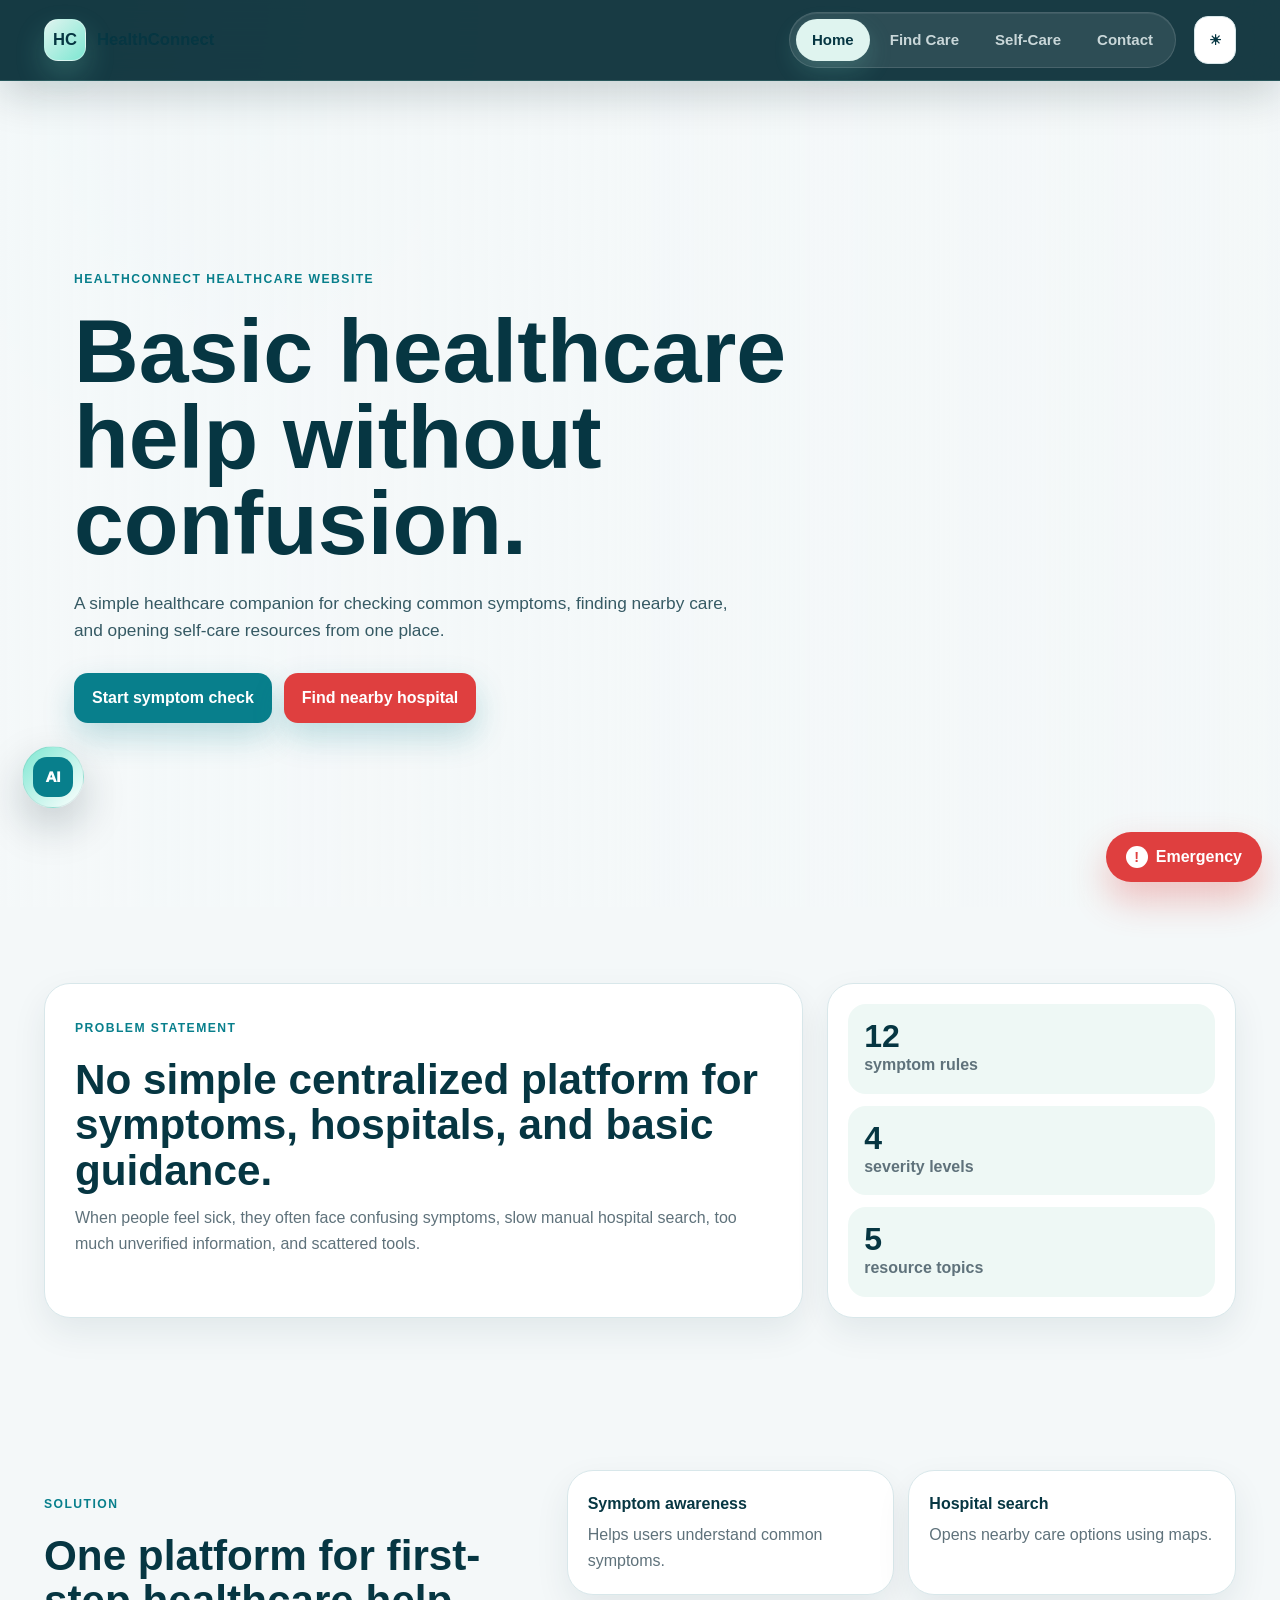
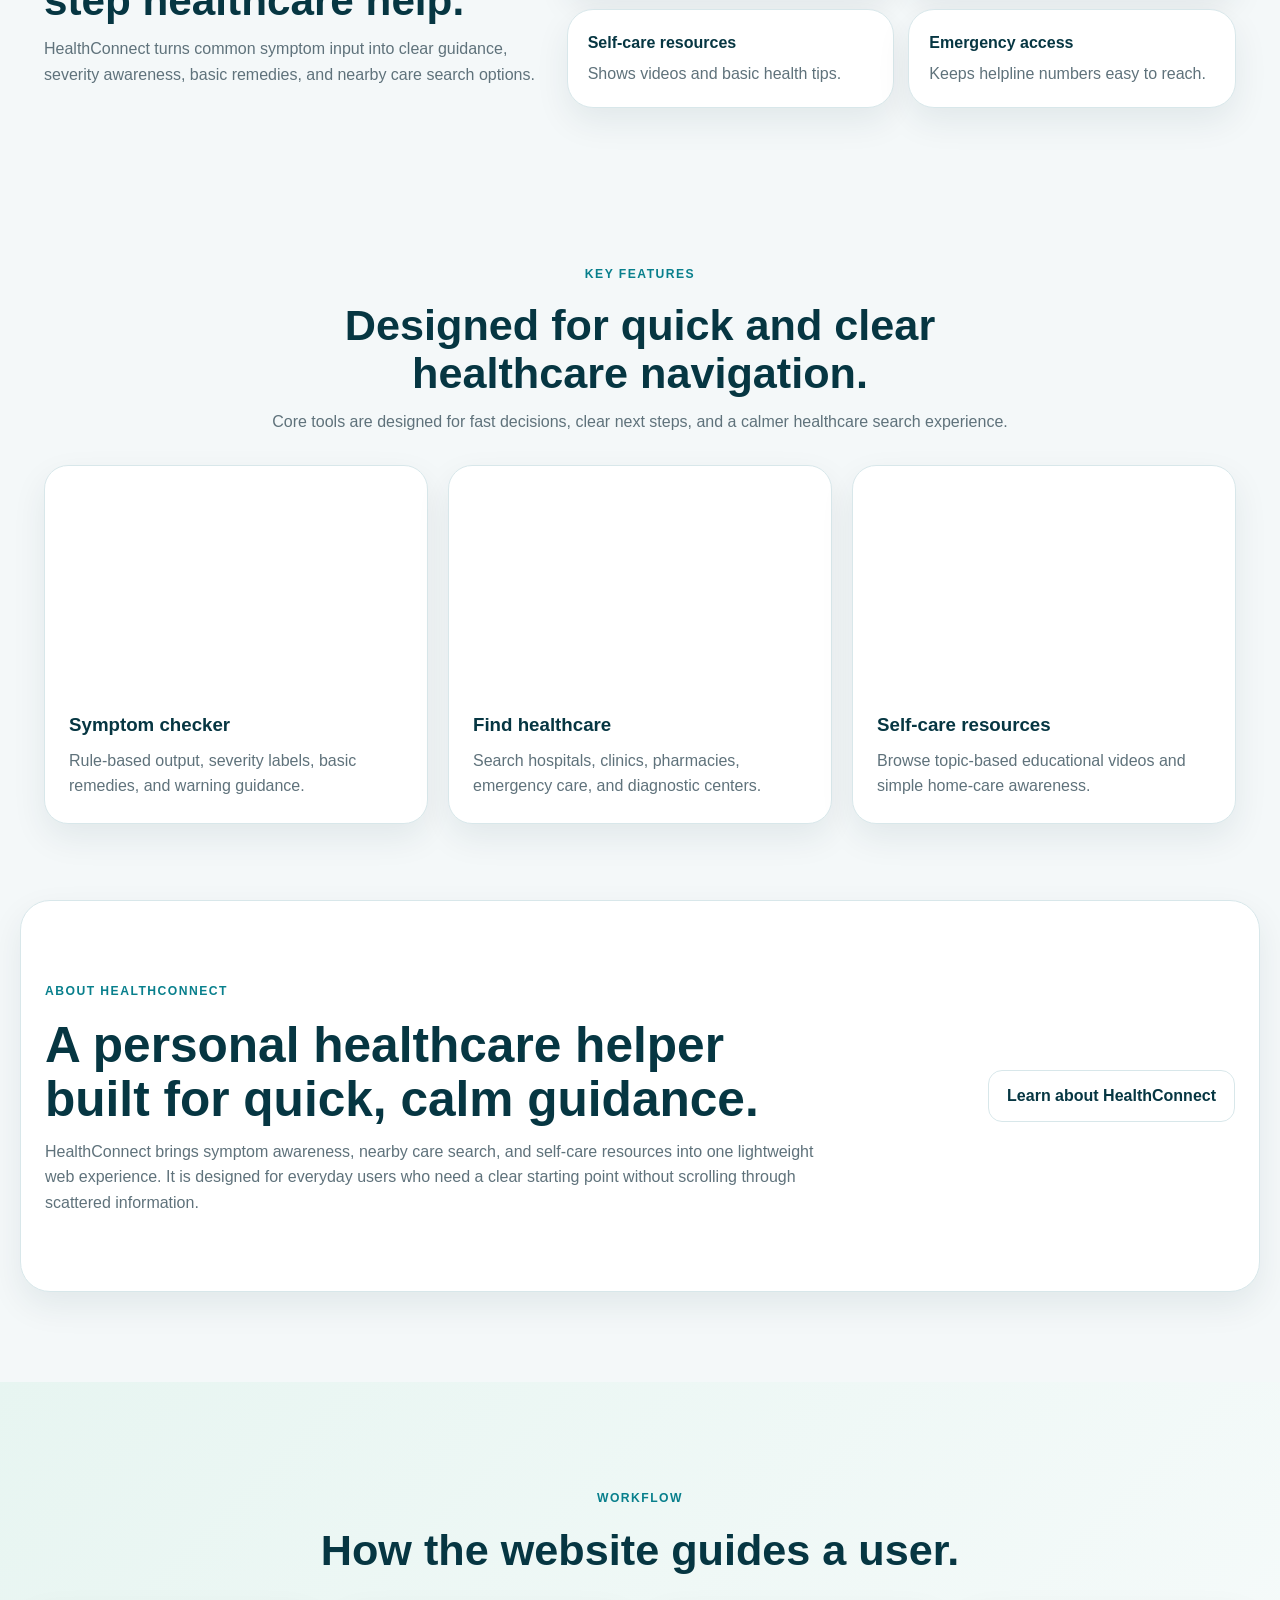
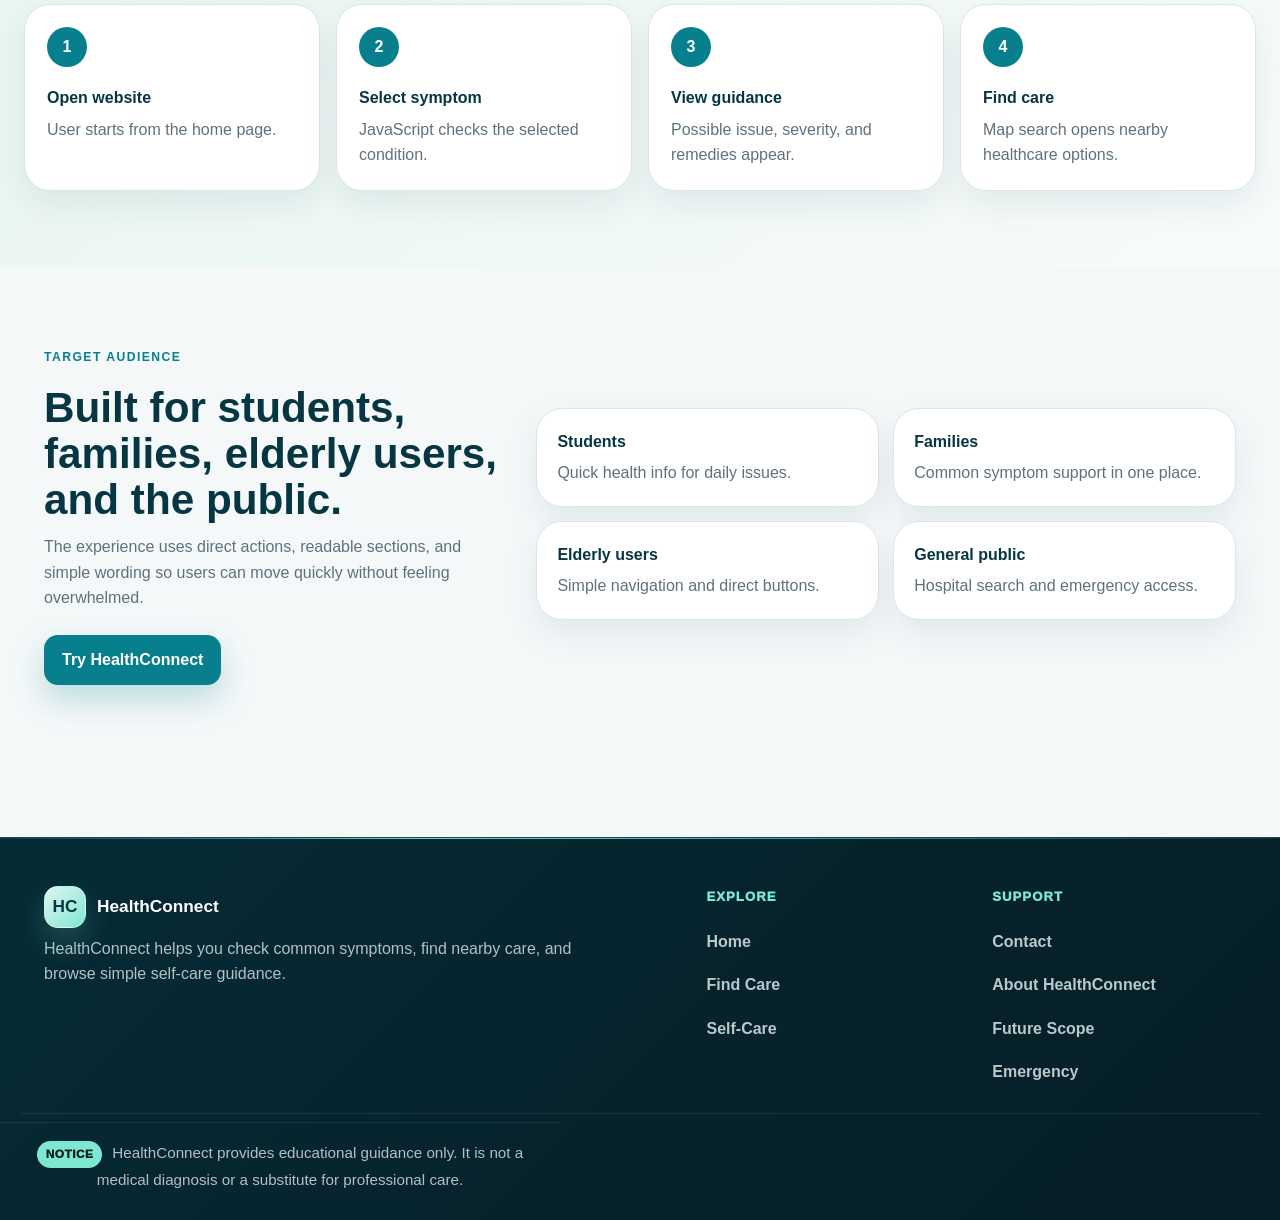
<file: index.html>
<!DOCTYPE html>
<html lang="en">
<head>
    <meta charset="UTF-8">
    <meta name="viewport" content="width=device-width, initial-scale=1.0">
    <title>Home | HealthConnect</title>
    <link rel="icon" type="image/svg+xml" href="images/favicon.svg">
    <link rel="stylesheet" href="health.css">
    <script src="script.js" defer>
</script>
</head>
<body>
    <a class="skip-link" href="#main">Skip to main content</a>
    <header class="site-header">
        <div class="nav-shell">
            <a class="brand" href="index.html">
<span class="brand-mark">HC</span> HealthConnect</a>
            <nav class="nav-links" aria-label="Primary navigation">
                <a class="active" href="index.html">Home</a>
                <a href="find-care.html">Find Care</a>
                <a href="self-care.html">Self-Care</a>
                <a href="contact.html">Contact</a>
            </nav>
            <div class="nav-tools">
                <button type="button" class="theme-toggle" data-theme-toggle aria-label="Toggle color mode">&#9728;&#65039;</button>
                
            </div>
        </div>
    </header>

    <main id="main">
    <section class="home-hero reveal">
        <div class="home-hero-content">
            <span class="kicker">HealthConnect healthcare website</span>
            <h1>Basic healthcare help without confusion.</h1>
            <p class="hero-copy">A simple healthcare companion for checking common symptoms, finding nearby care, and opening self-care resources from one place.</p>
            <div class="hero-actions">
                <a class="btn" href="find-care.html">Start symptom check</a>
                <button class="btn danger" type="button" onclick="findNearestHospital()">Find nearby hospital</button>
            </div>
        </div>

    </section>

    <section class="section intro-strip reveal">
        <div class="intro-card">
            <span class="kicker">Problem statement</span>
            <h2>No simple centralized platform for symptoms, hospitals, and basic guidance.</h2>
            <p>When people feel sick, they often face confusing symptoms, slow manual hospital search, too much unverified information, and scattered tools.</p>
        </div>
        <div class="intro-metrics">
            <div>
<strong>12</strong>
<span>symptom rules</span>
</div>
            <div>
<strong>4</strong>
<span>severity levels</span>
</div>
            <div>
<strong>5</strong>
<span>resource topics</span>
</div>
        </div>
    </section>

    <section class="section split-story reveal">
        <div>
            <span class="kicker">Solution</span>
            <h2>One platform for first-step healthcare help.</h2>
            <p>HealthConnect turns common symptom input into clear guidance, severity awareness, basic remedies, and nearby care search options.</p>
        </div>
        <div class="story-list">
            <article>
<strong>Symptom awareness</strong>
<span>Helps users understand common symptoms.</span>
</article>
            <article>
<strong>Hospital search</strong>
<span>Opens nearby care options using maps.</span>
</article>
            <article>
<strong>Self-care resources</strong>
<span>Shows videos and basic health tips.</span>
</article>
            <article>
<strong>Emergency access</strong>
<span>Keeps helpline numbers easy to reach.</span>
</article>
        </div>
    </section>

    <section class="section feature-showcase reveal">
        <div class="section-header center">
            <span class="kicker">Key features</span>
            <h2>Designed for quick and clear healthcare navigation.</h2>
            <p>Core tools are designed for fast decisions, clear next steps, and a calmer healthcare search experience.</p>
        </div>
        <div class="features-grid">
            <a class="feature-card elevated reveal" href="find-care.html">
                <div class="card-image" style="background-image:url('https://images.unsplash.com/photo-1584515933487-779824d29309?auto=format&fit=crop&w=1000&q=80')">
</div>
                <h3>Symptom checker</h3>
                <p>Rule-based output, severity labels, basic remedies, and warning guidance.</p>
            </a>
            <a class="feature-card elevated reveal delay-1" href="find-care.html">
                <div class="card-image" style="background-image:url('https://images.unsplash.com/photo-1519494026892-80bbd2d6fd0d?auto=format&fit=crop&w=1000&q=80')">
</div>
                <h3>Find healthcare</h3>
                <p>Search hospitals, clinics, pharmacies, emergency care, and diagnostic centers.</p>
            </a>
            <a class="feature-card elevated reveal delay-2" href="self-care.html">
                <div class="card-image" style="background-image:url('https://images.unsplash.com/photo-1505751172876-fa1923c5c528?auto=format&fit=crop&w=1000&q=80')">
</div>
                <h3>Self-care resources</h3>
                <p>Browse topic-based educational videos and simple home-care awareness.</p>
            </a>
        </div>
    </section>


    <section class="section about-product-section reveal">
        <div>
            <span class="kicker">About HealthConnect</span>
            <h2>A personal healthcare helper built for quick, calm guidance.</h2>
            <p>HealthConnect brings symptom awareness, nearby care search, and self-care resources into one lightweight web experience. It is designed for everyday users who need a clear starting point without scrolling through scattered information.</p>
        </div>
        <a class="btn secondary" href="about.html">Learn about HealthConnect</a>
    </section>
    <section class="section workflow-band reveal">
        <div class="section-header center">
            <span class="kicker">Workflow</span>
            <h2>How the website guides a user.</h2>
        </div>
        <div class="workflow-steps">
            <div>
<span>1</span>
<strong>Open website</strong>
<p>User starts from the home page.</p>
</div>
            <div>
<span>2</span>
<strong>Select symptom</strong>
<p>JavaScript checks the selected condition.</p>
</div>
            <div>
<span>3</span>
<strong>View guidance</strong>
<p>Possible issue, severity, and remedies appear.</p>
</div>
            <div>
<span>4</span>
<strong>Find care</strong>
<p>Map search opens nearby healthcare options.</p>
</div>
        </div>
    </section>

    <section class="section audience-section reveal">
        <div class="audience-copy">
            <span class="kicker">Target audience</span>
            <h2>Built for students, families, elderly users, and the public.</h2>
            <p>The experience uses direct actions, readable sections, and simple wording so users can move quickly without feeling overwhelmed.</p>
            <a class="btn" href="find-care.html">Try HealthConnect</a>
        </div>
        <div class="audience-grid">
            <article>
<strong>Students</strong>
<span>Quick health info for daily issues.</span>
</article>
            <article>
<strong>Families</strong>
<span>Common symptom support in one place.</span>
</article>
            <article>
<strong>Elderly users</strong>
<span>Simple navigation and direct buttons.</span>
</article>
            <article>
<strong>General public</strong>
<span>Hospital search and emergency access.</span>
</article>
        </div>
    </section>
</main>

    <a class="emergency-float" href="contact.html">Emergency</a>
    <footer class="footer">
        <div class="footer-inner">
            <div>
<a class="brand" href="index.html">
<span class="brand-mark">HC</span> HealthConnect</a>
<p>HealthConnect helps you check common symptoms, find nearby care, and browse simple self-care guidance.</p>
</div>
            <div class="footer-column">
<strong>Explore</strong>
<a href="index.html">Home</a>
<a href="find-care.html">Find Care</a>
<a href="self-care.html">Self-Care</a>
</div>
            <div class="footer-column">
<strong>Support</strong>
<a href="contact.html">Contact</a>
<a href="about.html">About HealthConnect</a>
<a href="future-scope.html">Future Scope</a>
<a href="contact.html">Emergency</a>
</div>
        </div>
        <p class="notice-line">HealthConnect provides educational guidance only. It is not a medical diagnosis or a substitute for professional care.</p>
    </footer>
</body>
</html>
</file>
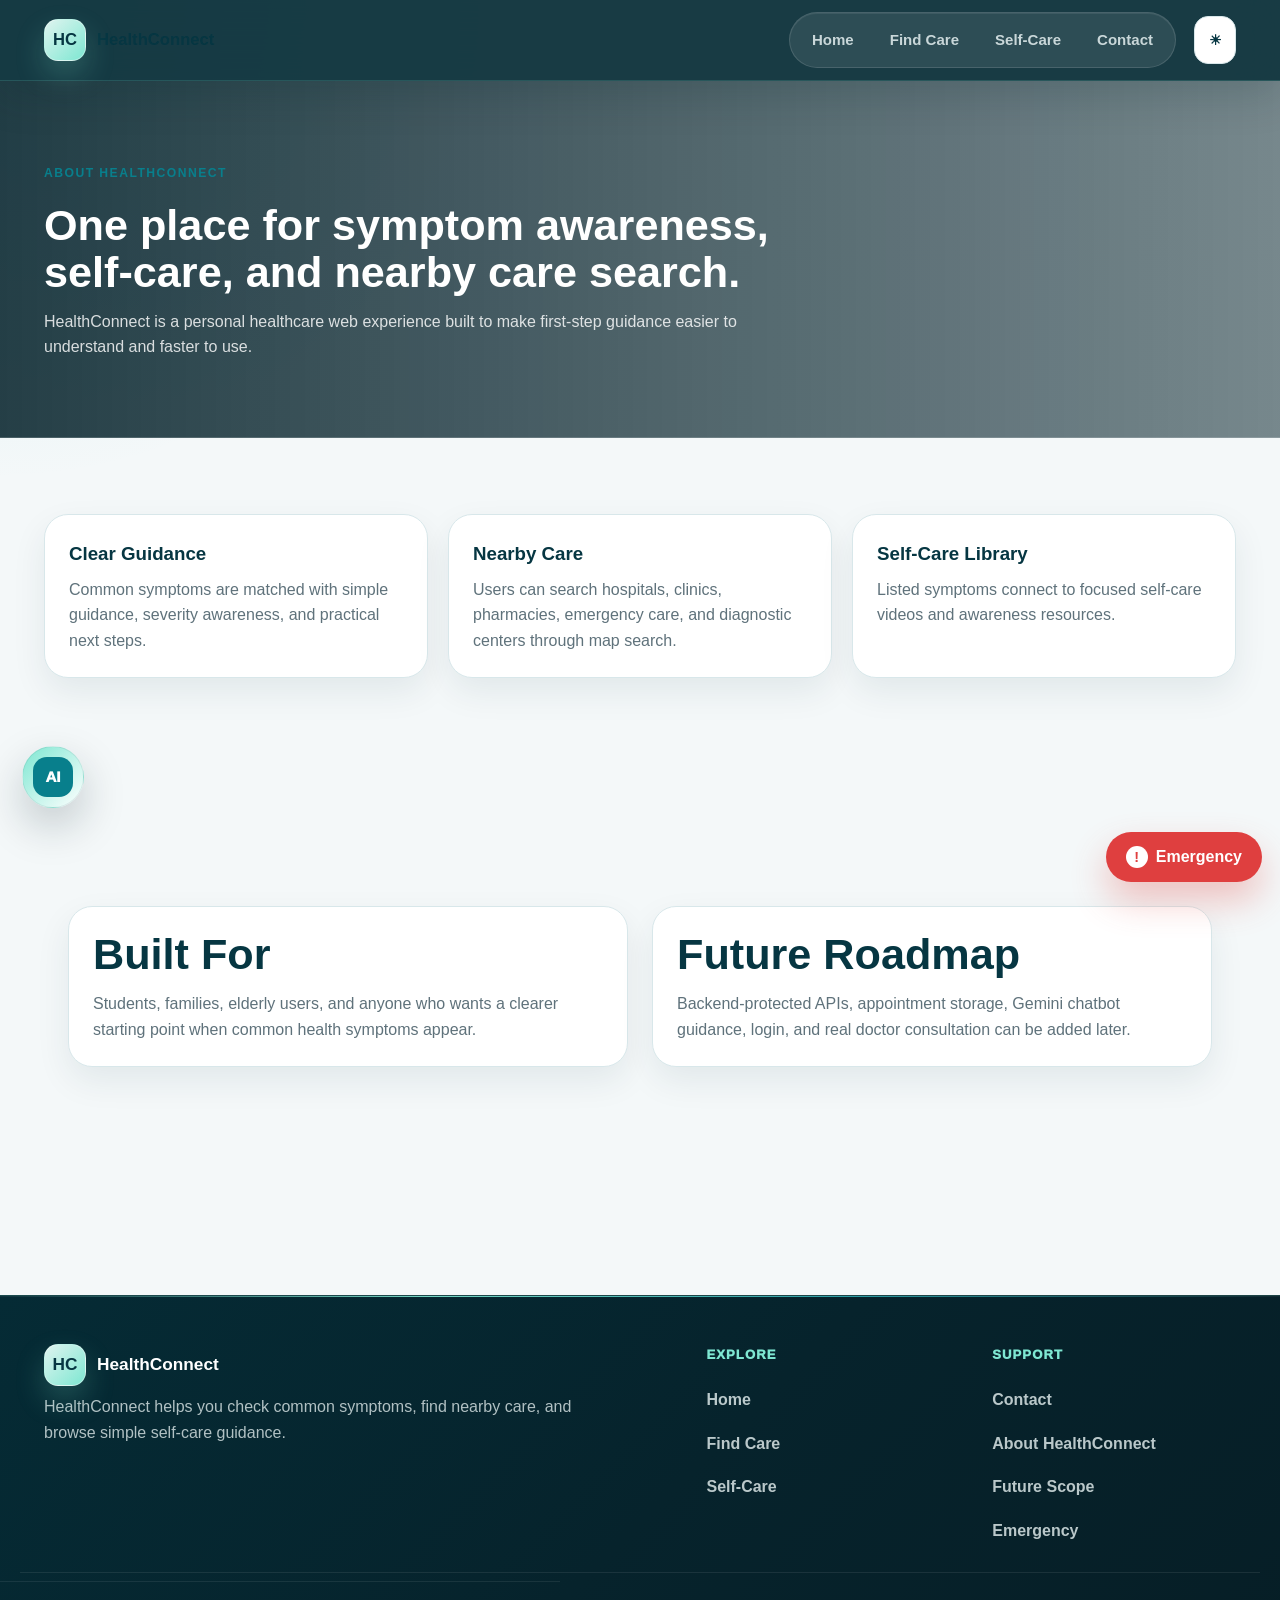
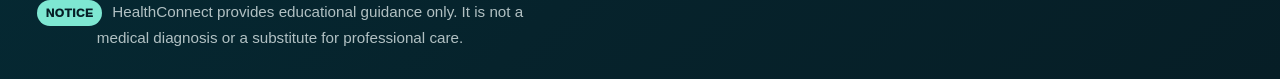
<file: about.html>
<!DOCTYPE html>
<html lang="en">
<head>
    <meta charset="UTF-8">
    <meta name="viewport" content="width=device-width, initial-scale=1.0">
    <title>About | HealthConnect</title>
    <link rel="icon" type="image/svg+xml" href="images/favicon.svg">
    <link rel="stylesheet" href="health.css">
    <script src="script.js" defer>
</script>
</head>
<body>
    <a class="skip-link" href="#main">Skip to main content</a>
    <header class="site-header">
<div class="nav-shell">
<a class="brand" href="index.html">
<span class="brand-mark">HC</span> HealthConnect</a>
<nav class="nav-links" aria-label="Primary navigation">
<a href="index.html">Home</a>
<a href="find-care.html">Find Care</a>
<a href="self-care.html">Self-Care</a>
<a href="contact.html">Contact</a>
</nav>
<div class="nav-tools">
<button type="button" class="theme-toggle" data-theme-toggle aria-label="Toggle color mode">&#9728;&#65039;</button>
</div>
</div>
</header>
    <main id="main">
        <section class="page-hero reveal">
<div class="page-hero-inner">
<span class="kicker">About HealthConnect</span>
<h1>One place for symptom awareness, self-care, and nearby care search.</h1>
<p>HealthConnect is a personal healthcare web experience built to make first-step guidance easier to understand and faster to use.</p>
</div>
</section>
        <section class="page-section">
<div class="grid-3">
<article class="info-card reveal">
<h3>Clear Guidance</h3>
<p>Common symptoms are matched with simple guidance, severity awareness, and practical next steps.</p>
</article>
<article class="info-card reveal delay-1">
<h3>Nearby Care</h3>
<p>Users can search hospitals, clinics, pharmacies, emergency care, and diagnostic centers through map search.</p>
</article>
<article class="info-card reveal delay-2">
<h3>Self-Care Library</h3>
<p>Listed symptoms connect to focused self-care videos and awareness resources.</p>
</article>
</div>
</section>
        <section class="page-section">
<div class="grid-2">
<div class="info-card reveal">
<h2>Built For</h2>
<p>Students, families, elderly users, and anyone who wants a clearer starting point when common health symptoms appear.</p>
</div>
<div class="info-card reveal delay-1">
<h2>Future Roadmap</h2>
<p>Backend-protected APIs, appointment storage, Gemini chatbot guidance, login, and real doctor consultation can be added later.</p>
</div>
</div>
</section>
    </main>
    <a class="emergency-float" href="contact.html">Emergency</a>
    <footer class="footer">
<div class="footer-inner">
<div>
<a class="brand" href="index.html">
<span class="brand-mark">HC</span> HealthConnect</a>
<p>HealthConnect helps you check common symptoms, find nearby care, and browse simple self-care guidance.</p>
</div>
<div class="footer-column">
<strong>Explore</strong>
<a href="index.html">Home</a>
<a href="find-care.html">Find Care</a>
<a href="self-care.html">Self-Care</a>
</div>
<div class="footer-column">
<strong>Support</strong>
<a href="contact.html">Contact</a>
<a href="about.html">About HealthConnect</a>
<a href="future-scope.html">Future Scope</a>
<a href="contact.html">Emergency</a>
</div>
</div>
<p class="notice-line">HealthConnect provides educational guidance only. It is not a medical diagnosis or a substitute for professional care.</p>
</footer>
</body>
</html>
</file>
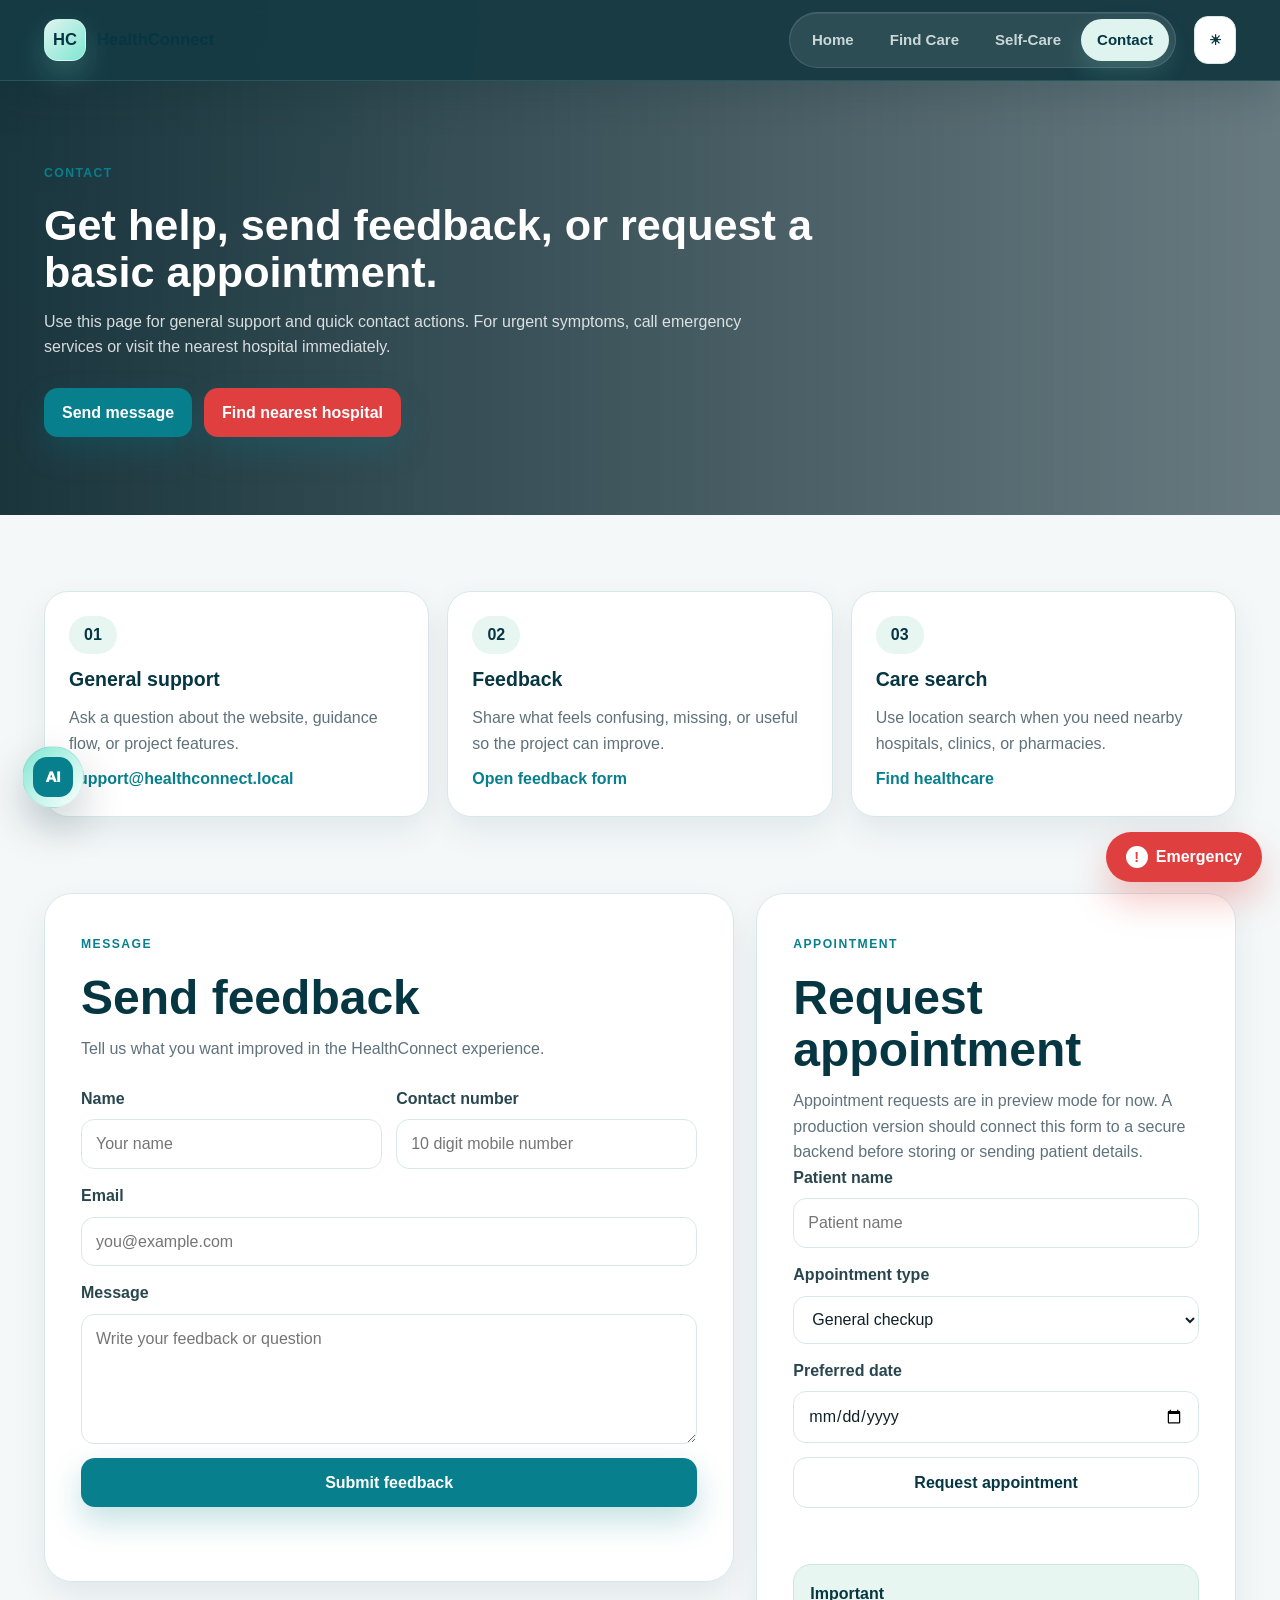
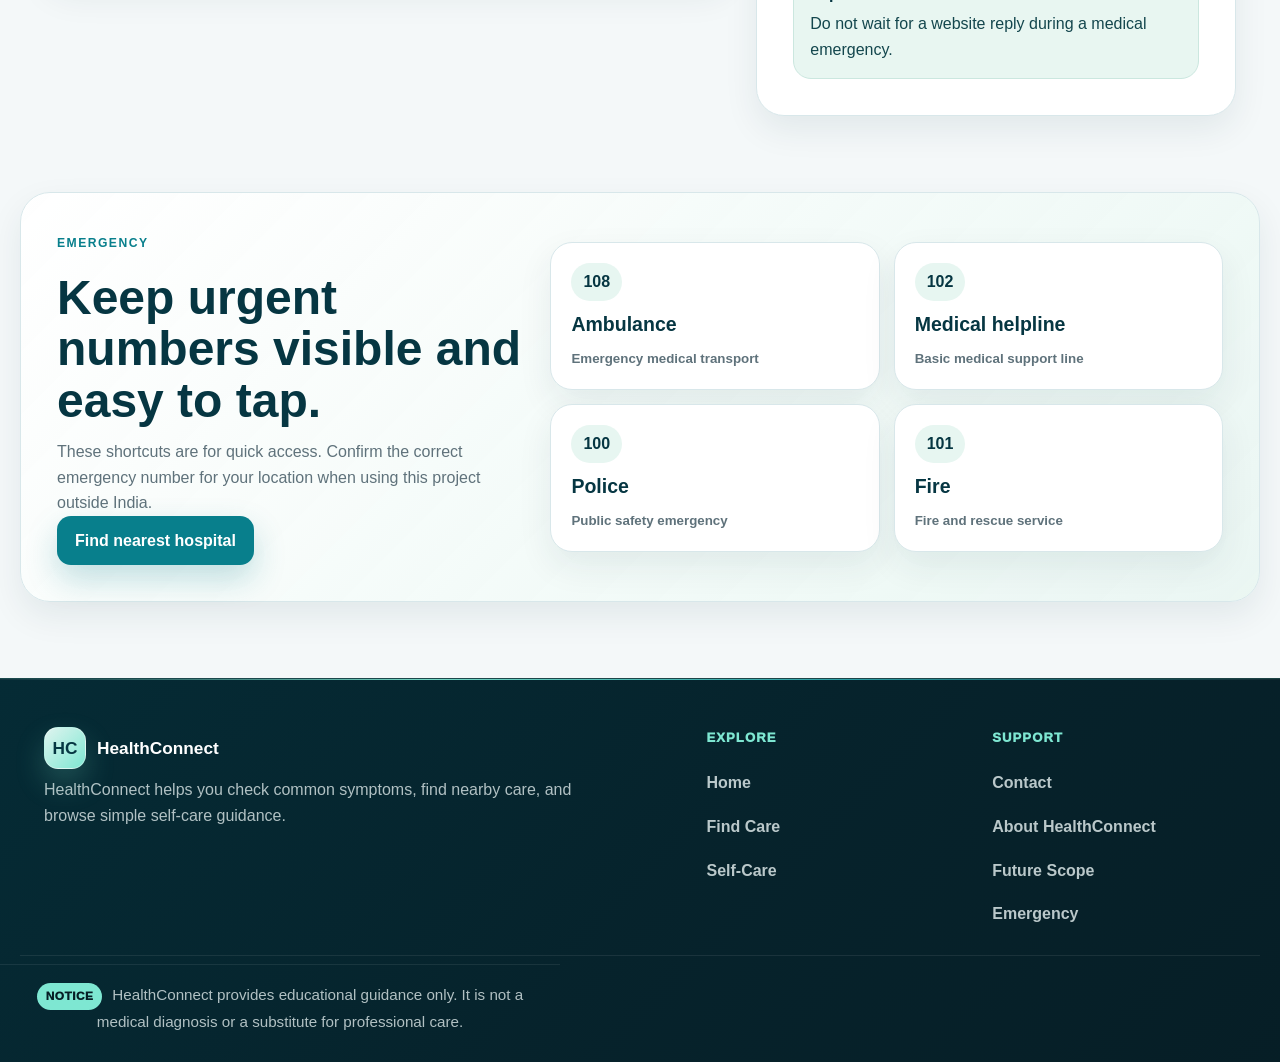
<file: contact.html>
<!DOCTYPE html>
<html lang="en">
<head>
    <meta charset="UTF-8">
    <meta name="viewport" content="width=device-width, initial-scale=1.0">
    <title>Contact | HealthConnect</title>
    <link rel="icon" type="image/svg+xml" href="images/favicon.svg">
    <link rel="stylesheet" href="health.css">
    <script src="script.js" defer>
</script>
</head>
<body>
    <a class="skip-link" href="#main">Skip to main content</a>
    <header class="site-header">
<div class="nav-shell">
<a class="brand" href="index.html">
<span class="brand-mark">HC</span> HealthConnect</a>
<nav class="nav-links" aria-label="Primary navigation">
<a href="index.html">Home</a>
<a href="find-care.html">Find Care</a>
<a href="self-care.html">Self-Care</a>
<a class="active" href="contact.html">Contact</a>
</nav>
<div class="nav-tools">
<button type="button" class="theme-toggle" data-theme-toggle aria-label="Toggle color mode">&#9728;&#65039;</button>
</div>
</div>
</header>
    <main id="main">
        <section class="page-hero contact-hero">
<div class="page-hero-inner">
<span class="kicker">Contact</span>
<h1>Get help, send feedback, or request a basic appointment.</h1>
<p>Use this page for general support and quick contact actions. For urgent symptoms, call emergency services or visit the nearest hospital immediately.</p>
<div class="hero-actions">
<a class="btn" href="#contactForms">Send message</a>
<button class="btn danger" type="button" onclick="findNearestHospital()">Find nearest hospital</button>
</div>
</div>
</section>

        <section class="contact-overview reveal" aria-label="Contact options">
            <article class="contact-method">
<span>01</span>
<h3>General support</h3>
<p>Ask a question about the website, guidance flow, or project features.</p>
<a href="mailto:support@healthconnect.local">support@healthconnect.local</a>
</article>
            <article class="contact-method">
<span>02</span>
<h3>Feedback</h3>
<p>Share what feels confusing, missing, or useful so the project can improve.</p>
<a href="#feedbackForm">Open feedback form</a>
</article>
            <article class="contact-method">
<span>03</span>
<h3>Care search</h3>
<p>Use location search when you need nearby hospitals, clinics, or pharmacies.</p>
<a href="find-care.html">Find healthcare</a>
</article>
        </section>

        <section class="contact-workspace reveal" id="contactForms">
            <div class="contact-form-panel" id="feedbackForm">
                <span class="kicker">Message</span>
                <h2>Send feedback</h2>
                <p>Tell us what you want improved in the HealthConnect experience.</p>
                <form class="form-stack contact-form" action="#" method="post" data-demo-form>
                    <div class="form-grid two-columns">
                        <div class="field">
<label for="name">Name</label>
<input id="name" name="name" type="text" placeholder="Your name" required>
</div>
                        <div class="field">
<label for="phone">Contact number</label>
<input id="phone" name="phone" type="tel" inputmode="numeric" pattern="[0-9]{10}" placeholder="10 digit mobile number" title="Enter a 10 digit mobile number" required>
</div>
                    </div>
                    <div class="field">
<label for="email">Email</label>
<input id="email" name="email" type="email" placeholder="you@example.com" required>
</div>
                    <div class="field">
<label for="message">Message</label>
<textarea id="message" name="message" minlength="10" placeholder="Write your feedback or question" required>
</textarea>
</div>
                    <button type="submit">Submit feedback</button>
<p class="form-response" data-form-response aria-live="polite">
</p>
                </form>
            </div>

            <aside class="appointment-panel">
                <span class="kicker">Appointment</span>
                <h2>Request appointment</h2>
                <p>Appointment requests are in preview mode for now. A production version should connect this form to a secure backend before storing or sending patient details.</p>
                <form class="form-stack" action="#" method="post" data-demo-form>
                    <div class="field">
<label for="patientName">Patient name</label>
<input id="patientName" name="patientName" type="text" placeholder="Patient name" required>
</div>
                    <div class="field">
<label for="appointmentType">Appointment type</label>
<select id="appointmentType" name="appointmentType" required>
<option>General checkup</option>
<option>Emergency consultation</option>
<option>Online consultation</option>
</select>
</div>
                    <div class="field">
<label for="preferredDate">Preferred date</label>
<input id="preferredDate" name="preferredDate" type="date" required>
</div>
                    <button type="submit" class="btn secondary">Request appointment</button>
<p class="form-response" data-form-response aria-live="polite">
</p>
                </form>
                <div class="contact-note">
<strong>Important</strong>
<span>Do not wait for a website reply during a medical emergency.</span>
</div>
            </aside>
        </section>

        <section class="emergency-section reveal" id="emergency" aria-label="Emergency helplines">
            <div class="emergency-copy">
<span class="kicker">Emergency</span>
<h2>Keep urgent numbers visible and easy to tap.</h2>
<p>These shortcuts are for quick access. Confirm the correct emergency number for your location when using this project outside India.</p>
<button type="button" onclick="findNearestHospital()">Find nearest hospital</button>
</div>
            <div class="helpline-grid">
                <a class="helpline-card" href="tel:108">
<span>108</span>
<strong>Ambulance</strong>
<small>Emergency medical transport</small>
</a>
                <a class="helpline-card" href="tel:102">
<span>102</span>
<strong>Medical helpline</strong>
<small>Basic medical support line</small>
</a>
                <a class="helpline-card" href="tel:100">
<span>100</span>
<strong>Police</strong>
<small>Public safety emergency</small>
</a>
                <a class="helpline-card" href="tel:101">
<span>101</span>
<strong>Fire</strong>
<small>Fire and rescue service</small>
</a>
            </div>
        </section>
    </main>
    <a class="emergency-float" href="#emergency">Emergency</a>
    <footer class="footer">
<div class="footer-inner">
<div>
<a class="brand" href="index.html">
<span class="brand-mark">HC</span> HealthConnect</a>
<p>HealthConnect helps you check common symptoms, find nearby care, and browse simple self-care guidance.</p>
</div>
<div class="footer-column">
<strong>Explore</strong>
<a href="index.html">Home</a>
<a href="find-care.html">Find Care</a>
<a href="self-care.html">Self-Care</a>
</div>
<div class="footer-column">
<strong>Support</strong>
<a href="contact.html">Contact</a>
<a href="about.html">About HealthConnect</a>
<a href="future-scope.html">Future Scope</a>
<a href="#emergency">Emergency</a>
</div>
</div>
<p class="notice-line">HealthConnect provides educational guidance only. It is not a medical diagnosis or a substitute for professional care.</p>
</footer>
</body>
</html>
</file>
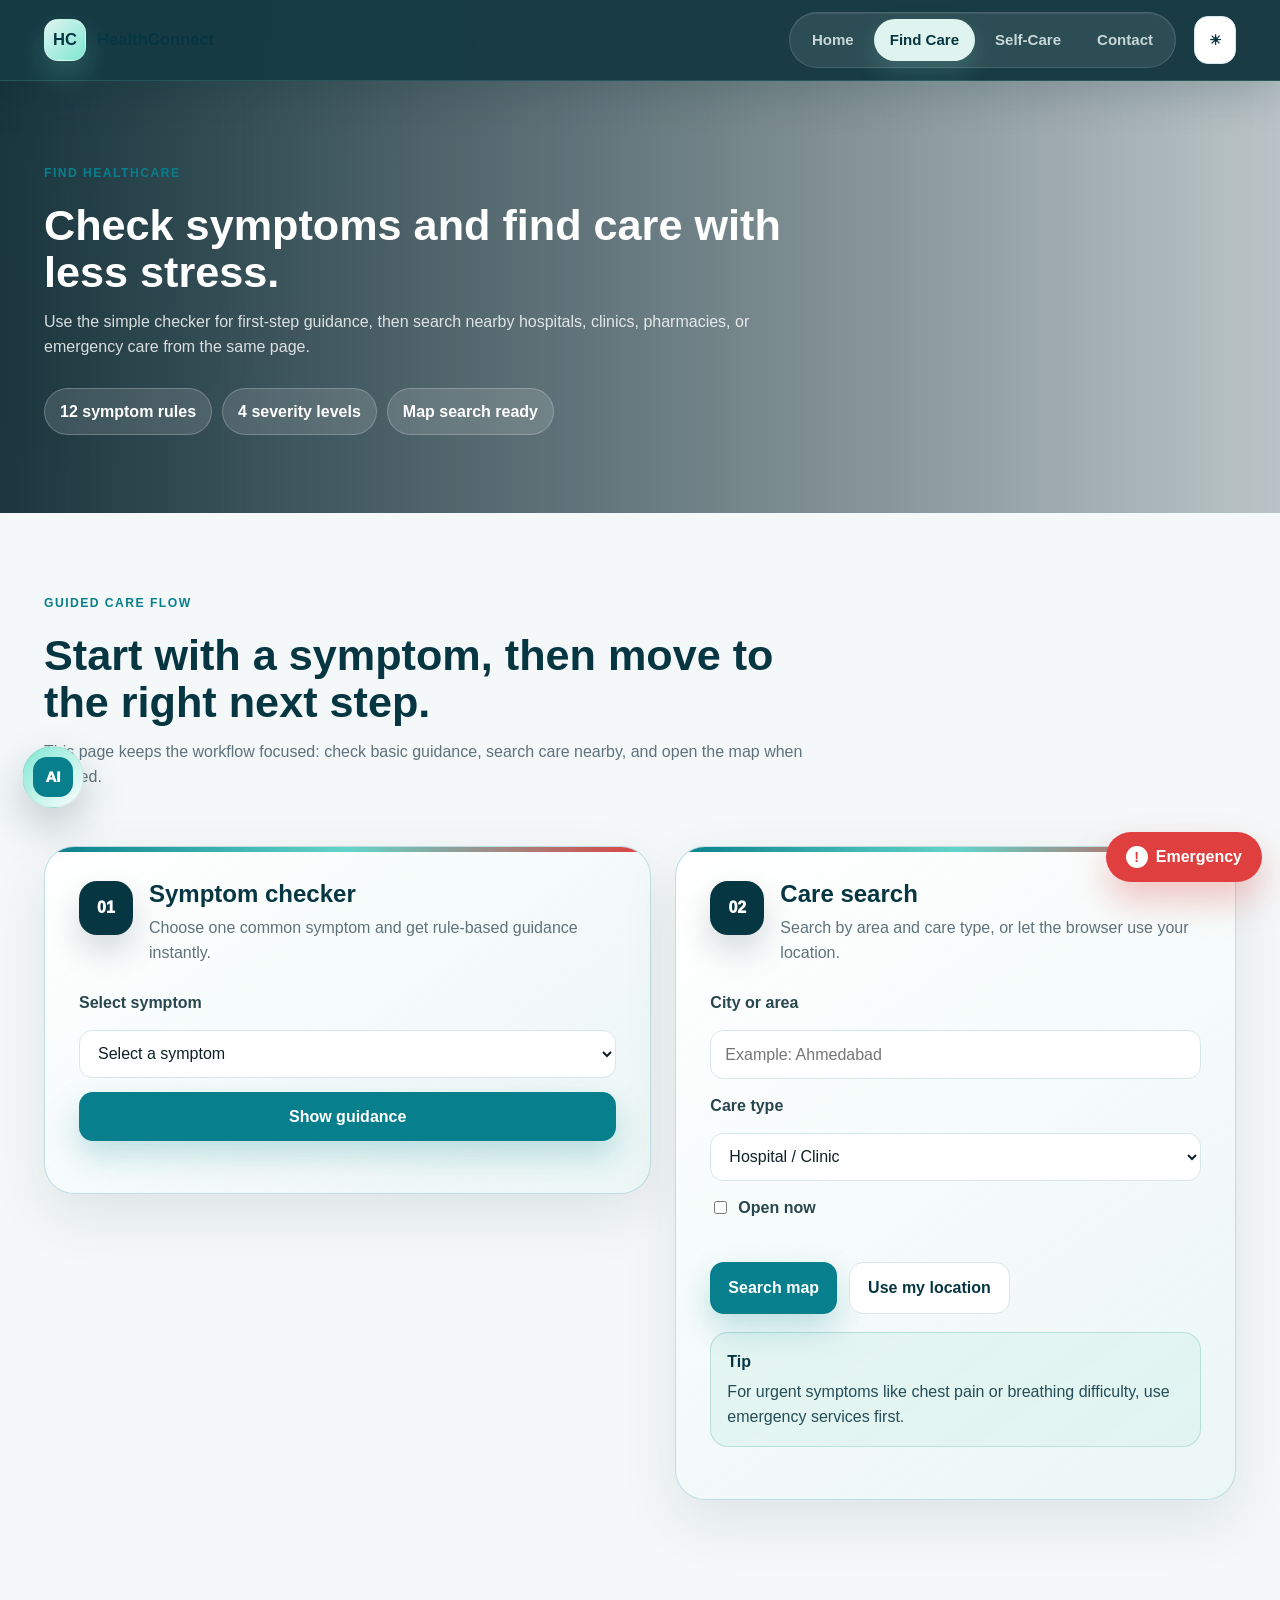
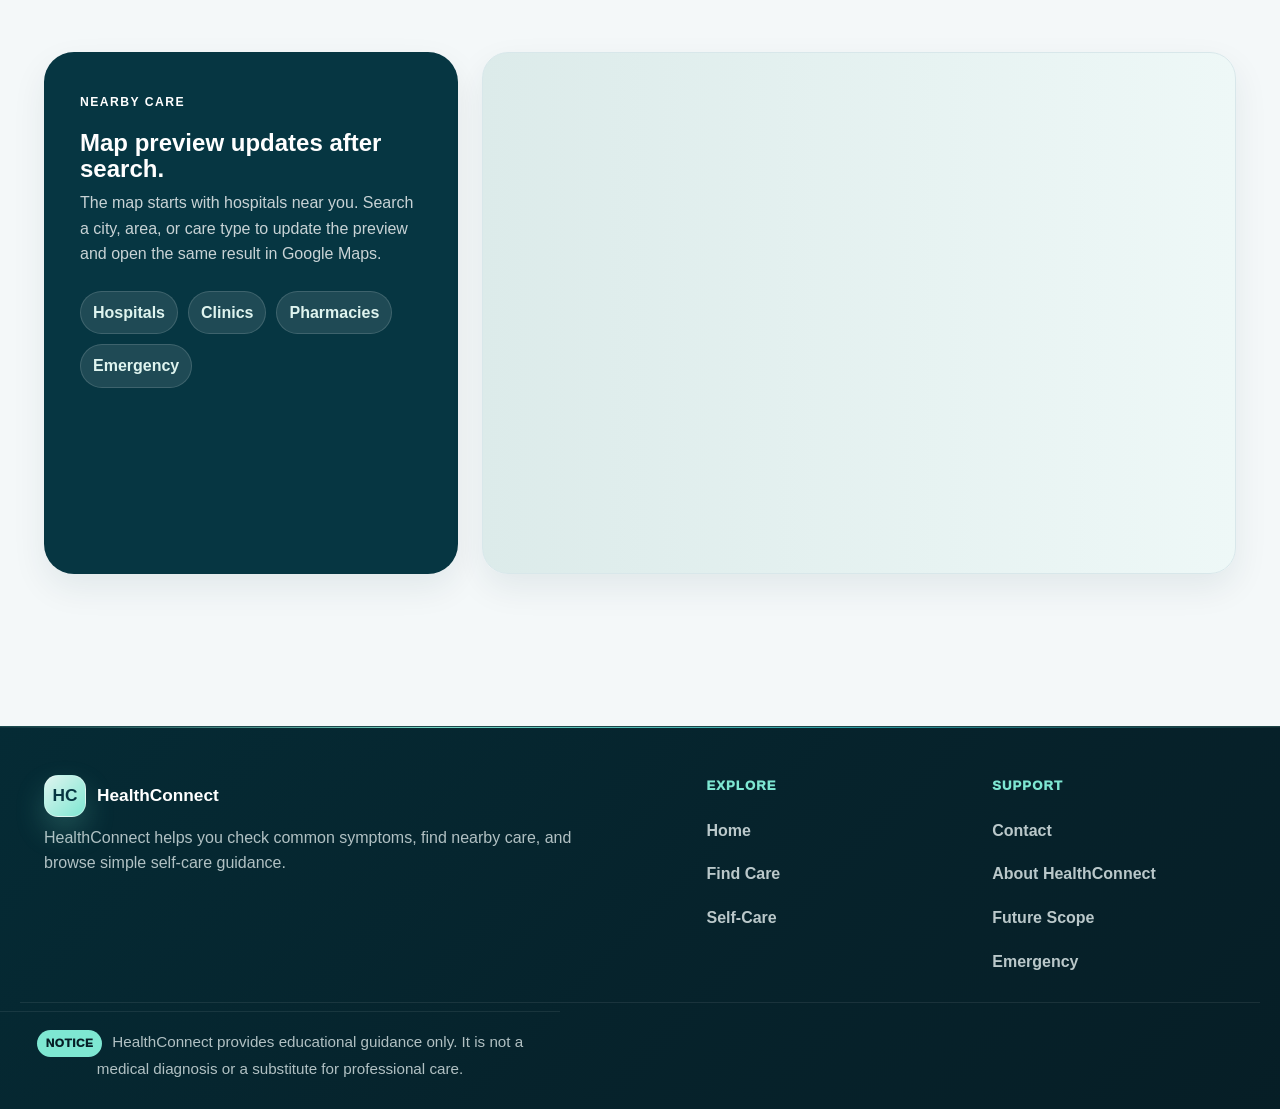
<file: find-care.html>
<!DOCTYPE html>
<html lang="en">
<head>
    <meta charset="UTF-8">
    <meta name="viewport" content="width=device-width, initial-scale=1.0">
    <title>Find Care | HealthConnect</title>
    <link rel="icon" type="image/svg+xml" href="images/favicon.svg">
    <link rel="stylesheet" href="health.css">
    <script src="script.js" defer>
</script>
</head>
<body>
    <a class="skip-link" href="#main">Skip to main content</a>
    <header class="site-header">
<div class="nav-shell">
<a class="brand" href="index.html">
<span class="brand-mark">HC</span> HealthConnect</a>
<nav class="nav-links" aria-label="Primary navigation">
<a href="index.html">Home</a>
<a class="active" href="find-care.html">Find Care</a>
<a href="self-care.html">Self-Care</a>
<a href="contact.html">Contact</a>
</nav>
<div class="nav-tools">
<button type="button" class="theme-toggle" data-theme-toggle aria-label="Toggle color mode">&#9728;&#65039;</button>
</div>
</div>
</header>
    <main id="main" class="find-healthcare-page">
        <section class="page-hero healthcare-hero reveal">
<div class="page-hero-inner">
<span class="kicker">Find Healthcare</span>
<h1>Check symptoms and find care with less stress.</h1>
<p>Use the simple checker for first-step guidance, then search nearby hospitals, clinics, pharmacies, or emergency care from the same page.</p>
<div class="hero-stat-row">
<span>12 symptom rules</span>
<span>4 severity levels</span>
<span>Map search ready</span>
</div>
</div>
</section>

        <section class="section healthcare-tools reveal">
            <div class="section-header tool-section-header">
<span class="kicker">Guided care flow</span>
<h2>Start with a symptom, then move to the right next step.</h2>
<p>This page keeps the workflow focused: check basic guidance, search care nearby, and open the map when needed.</p>
</div>
            <div class="care-workspace">
                <article class="care-tool-card symptom-tool reveal">
                    <div class="tool-card-header">
<span class="tool-step">01</span>
<div>
<h2>Symptom checker</h2>
<p>Choose one common symptom and get rule-based guidance instantly.</p>
</div>
</div>
                    <form class="form-stack" data-symptom-form>
                        <label for="symptomInput">Select symptom</label>
                        <select id="symptomInput" data-symptom-input required>
                            <option value="" selected disabled>Select a symptom</option>
                            <option value="fever">Fever</option>
<option value="cold">Cold</option>
<option value="headache">Headache</option>
<option value="cough">Cough</option>
<option value="stomach">Stomach Pain</option>
<option value="vomiting">Vomiting</option>
<option value="weakness">Weakness</option>
<option value="allergy">Allergy</option>
<option value="throat">Sore Throat</option>
<option value="dizziness">Dizziness</option>
<option value="chest">Chest Pain</option>
<option value="breathing">Breathing Difficulty</option>
                        </select>
                        <button type="submit">Show guidance</button>
                    </form>
                    <div class="result-area" data-symptom-output>
</div>
                </article>

                <article class="care-tool-card care-search-tool reveal delay-1">
                    <div class="tool-card-header">
<span class="tool-step">02</span>
<div>
<h2>Care search</h2>
<p>Search by area and care type, or let the browser use your location.</p>
</div>
</div>
                    <form class="form-stack" data-hospital-form>
                        <label for="hospitalLocation">City or area</label>
                        <input id="hospitalLocation" data-hospital-input type="text" placeholder="Example: Ahmedabad">
                        <label for="careType">Care type</label>
                        <select id="careType" data-care-type>
<option value="hospitals clinics">Hospital / Clinic</option>
<option value="pharmacy">Pharmacy</option>
<option value="emergency hospital">Emergency</option>
<option value="diagnostic center">Diagnostic center</option>
</select>
                        <label class="checkbox-row">
<input type="checkbox" data-open-now> Open now</label>
                        <div class="button-row">
<button type="submit">Search map</button>
<button type="button" class="btn secondary" data-location-button>Use my location</button>
</div>
                    </form>
                    <div class="care-note">
<strong>Tip</strong>
<span>For urgent symptoms like chest pain or breathing difficulty, use emergency services first.</span>
</div>
                    <div class="result-area" data-hospital-results>
</div>
                </article>
            </div>
        </section>

        <section class="section map-section reveal">
            <div class="map-copy">
<span class="kicker">Nearby care</span>
<h2>Map preview updates after search.</h2>
<p>The map starts with hospitals near you. Search a city, area, or care type to update the preview and open the same result in Google Maps.</p>
<div class="map-tags">
<span>Hospitals</span>
<span>Clinics</span>
<span>Pharmacies</span>
<span>Emergency</span>
</div>
</div>
            <div class="map-frame map-frame-large">
<iframe data-map-frame title="Nearby healthcare map" src="https://maps.google.com/maps?q=hospitals%20near%20me&output=embed" loading="lazy">
</iframe>
</div>
        </section>
    </main>
    <a class="emergency-float" href="contact.html">Emergency</a>
    <footer class="footer">
<div class="footer-inner">
<div>
<a class="brand" href="index.html">
<span class="brand-mark">HC</span> HealthConnect</a>
<p>HealthConnect helps you check common symptoms, find nearby care, and browse simple self-care guidance.</p>
</div>
<div class="footer-column">
<strong>Explore</strong>
<a href="index.html">Home</a>
<a href="find-care.html">Find Care</a>
<a href="self-care.html">Self-Care</a>
</div>
<div class="footer-column">
<strong>Support</strong>
<a href="contact.html">Contact</a>
<a href="about.html">About HealthConnect</a>
<a href="future-scope.html">Future Scope</a>
<a href="contact.html">Emergency</a>
</div>
</div>
<p class="notice-line">HealthConnect provides educational guidance only. It is not a medical diagnosis or a substitute for professional care.</p>
</footer>
</body>
</html>
</file>
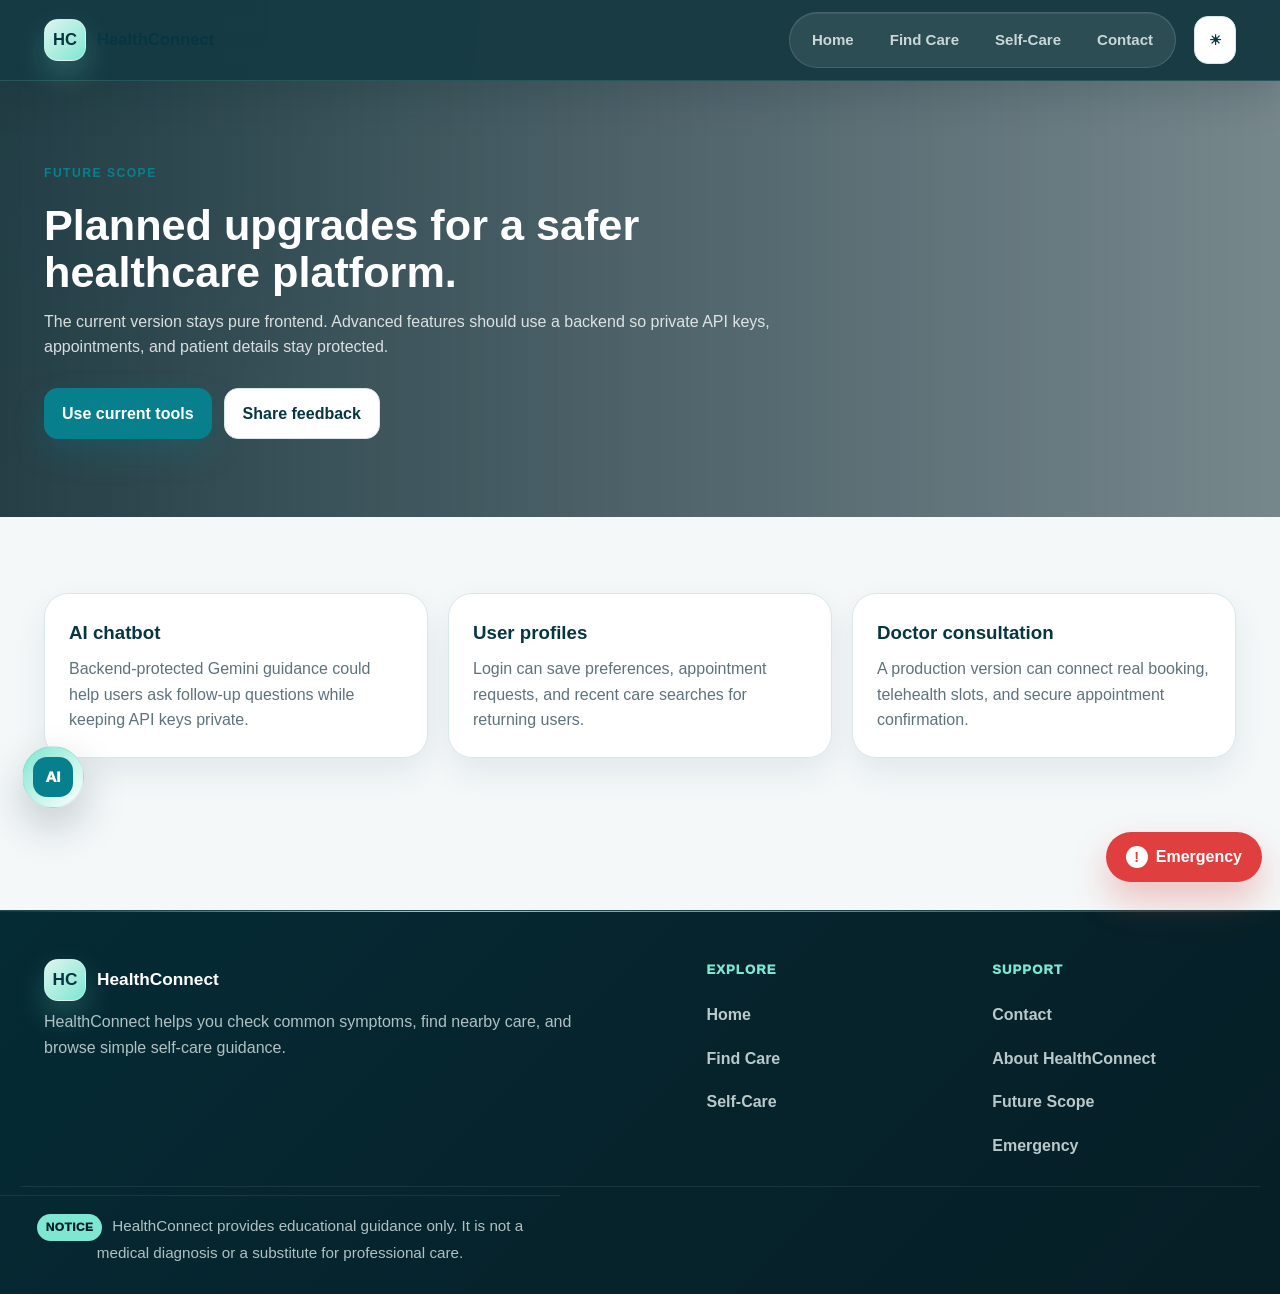
<file: future-scope.html>
<!DOCTYPE html>
<html lang="en">
<head>
    <meta charset="UTF-8">
    <meta name="viewport" content="width=device-width, initial-scale=1.0">
    <title>Future Scope | HealthConnect</title>
    <link rel="icon" type="image/svg+xml" href="images/favicon.svg">
    <link rel="stylesheet" href="health.css">
    <script src="script.js" defer>
</script>
</head>
<body>
    <a class="skip-link" href="#main">Skip to main content</a>
    <header class="site-header">
<div class="nav-shell">
<a class="brand" href="index.html">
<span class="brand-mark">HC</span> HealthConnect</a>
<nav class="nav-links" aria-label="Primary navigation">
<a href="index.html">Home</a>
<a href="find-care.html">Find Care</a>
<a href="self-care.html">Self-Care</a>
<a href="contact.html">Contact</a>
</nav>
<div class="nav-tools">
<button type="button" class="theme-toggle" data-theme-toggle aria-label="Toggle color mode">&#9728;&#65039;</button>
</div>
</div>
</header>
    <main id="main">
<section class="page-hero reveal">
<div class="page-hero-inner">
<span class="kicker">Future scope</span>
<h1>Planned upgrades for a safer healthcare platform.</h1>
<p>The current version stays pure frontend. Advanced features should use a backend so private API keys, appointments, and patient details stay protected.</p>
<div class="hero-actions">
<a class="btn" href="find-care.html">Use current tools</a>
<a class="btn secondary" href="contact.html">Share feedback</a>
</div>
</div>
</section>
<section class="page-section">
<div class="grid-3">
<article class="info-card reveal">
<h3>AI chatbot</h3>
<p>Backend-protected Gemini guidance could help users ask follow-up questions while keeping API keys private.</p>
</article>
<article class="info-card reveal delay-1">
<h3>User profiles</h3>
<p>Login can save preferences, appointment requests, and recent care searches for returning users.</p>
</article>
<article class="info-card reveal delay-2">
<h3>Doctor consultation</h3>
<p>A production version can connect real booking, telehealth slots, and secure appointment confirmation.</p>
</article>
</div>
</section>
</main>
    <a class="emergency-float" href="contact.html">Emergency</a>
    <footer class="footer">
<div class="footer-inner">
<div>
<a class="brand" href="index.html">
<span class="brand-mark">HC</span> HealthConnect</a>
<p>HealthConnect helps you check common symptoms, find nearby care, and browse simple self-care guidance.</p>
</div>
<div class="footer-column">
<strong>Explore</strong>
<a href="index.html">Home</a>
<a href="find-care.html">Find Care</a>
<a href="self-care.html">Self-Care</a>
</div>
<div class="footer-column">
<strong>Support</strong>
<a href="contact.html">Contact</a>
<a href="about.html">About HealthConnect</a>
<a href="future-scope.html">Future Scope</a>
<a href="contact.html">Emergency</a>
</div>
</div>
<p class="notice-line">HealthConnect provides educational guidance only. It is not a medical diagnosis or a substitute for professional care.</p>
</footer>
</body>
</html>
</file>
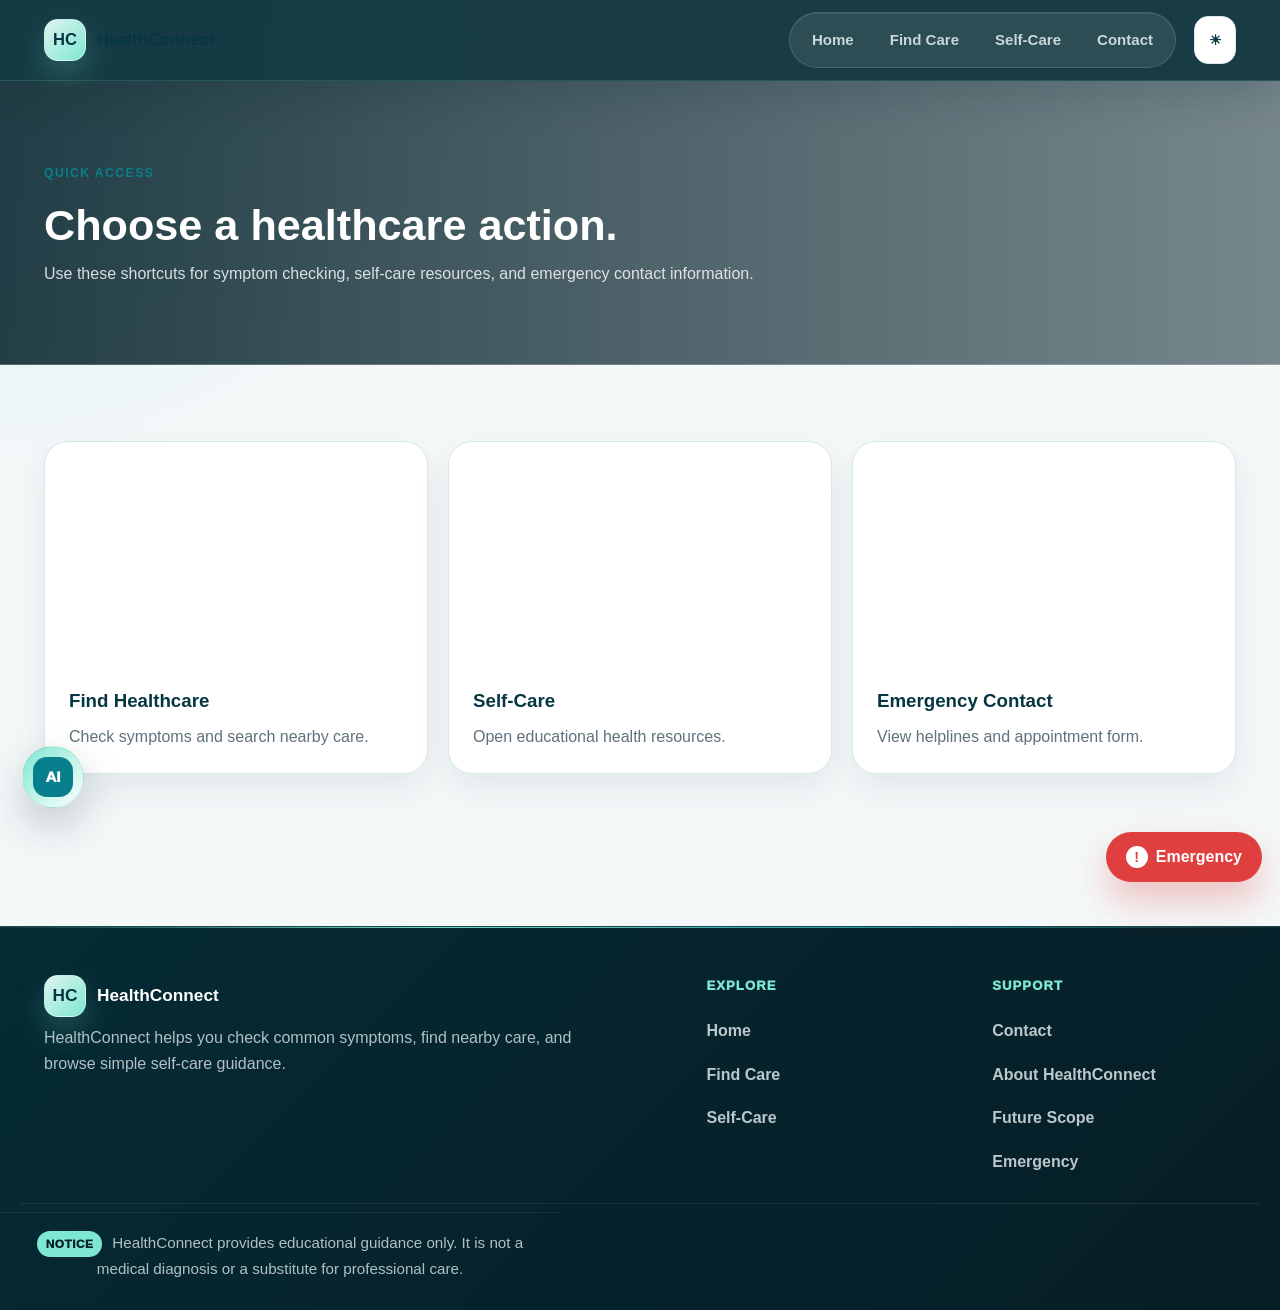
<file: symptom-result.html>
<!DOCTYPE html>
<html lang="en">
<head>
    <meta charset="UTF-8">
    <meta name="viewport" content="width=device-width, initial-scale=1.0">
    <title>Quick Access | HealthConnect</title>
    <link rel="icon" type="image/svg+xml" href="images/favicon.svg">
    <link rel="stylesheet" href="health.css">
    <script src="script.js" defer>
</script>
</head>
<body>
    <a class="skip-link" href="#main">Skip to main content</a>
    <header class="site-header">
<div class="nav-shell">
<a class="brand" href="index.html">
<span class="brand-mark">HC</span> HealthConnect</a>
<nav class="nav-links" aria-label="Primary navigation">
<a href="index.html">Home</a>
<a href="find-care.html">Find Care</a>
<a href="self-care.html">Self-Care</a>
<a href="contact.html">Contact</a>
</nav>
<div class="nav-tools">
<button type="button" class="theme-toggle" data-theme-toggle aria-label="Toggle color mode">&#9728;&#65039;</button>
</div>
</div>
</header>
    <main id="main">
<section class="page-hero">
<div class="page-hero-inner">
<span class="kicker">Quick access</span>
<h1>Choose a healthcare action.</h1>
<p>Use these shortcuts for symptom checking, self-care resources, and emergency contact information.</p>
</div>
</section>
<section class="page-section">
<div class="features-grid">
<a class="feature-card" href="find-care.html">
<div class="card-image" style="background-image:url('https://images.unsplash.com/photo-1519494026892-80bbd2d6fd0d?auto=format&fit=crop&w=1000&q=80')">
</div>
<h3>Find Healthcare</h3>
<p>Check symptoms and search nearby care.</p>
</a>
<a class="feature-card" href="self-care.html">
<div class="card-image" style="background-image:url('https://images.unsplash.com/photo-1505751172876-fa1923c5c528?auto=format&fit=crop&w=1000&q=80')">
</div>
<h3>Self-Care</h3>
<p>Open educational health resources.</p>
</a>
<a class="feature-card" href="contact.html">
<div class="card-image" style="background-image:url('https://images.unsplash.com/photo-1584515933487-779824d29309?auto=format&fit=crop&w=1000&q=80')">
</div>
<h3>Emergency Contact</h3>
<p>View helplines and appointment form.</p>
</a>
</div>
</section>
</main>
    <a class="emergency-float" href="contact.html">Emergency</a>
    <footer class="footer">
<div class="footer-inner">
<div>
<a class="brand" href="index.html">
<span class="brand-mark">HC</span> HealthConnect</a>
<p>HealthConnect helps you check common symptoms, find nearby care, and browse simple self-care guidance.</p>
</div>
<div class="footer-column">
<strong>Explore</strong>
<a href="index.html">Home</a>
<a href="find-care.html">Find Care</a>
<a href="self-care.html">Self-Care</a>
</div>
<div class="footer-column">
<strong>Support</strong>
<a href="contact.html">Contact</a>
<a href="about.html">About HealthConnect</a>
<a href="future-scope.html">Future Scope</a>
<a href="contact.html">Emergency</a>
</div>
</div>
<p class="notice-line">HealthConnect provides educational guidance only. It is not a medical diagnosis or a substitute for professional care.</p>
</footer>
</body>
</html>
</file>
<file: health.css>
:root {
    --bg: #f3f8f9;
    --ink: #0d1f26;
    --muted: #60737c;
    --line: #d9e7ea;
    --card: #ffffff;
    --teal: #087f8c;
    --teal-dark: #063642;
    --mint: #dff4ef;
    --cyan: #33c2c9;
    --red: #e04b45;
    --amber: #f2b84b;
    --shadow: 0 24px 70px rgba(3, 32, 41, 0.16);
    --soft-shadow: 0 14px 34px rgba(3, 32, 41, 0.09);
}

* { box-sizing: border-box; }
html { scroll-behavior: smooth; }
body {
    margin: 0;
    font-family: Inter, "Segoe UI", Roboto, Arial, sans-serif;
    color: var(--ink);
    background: var(--bg);
    line-height: 1.6;
    letter-spacing: 0;
}
a { color: inherit; }
img, iframe { max-width: 100%; display: block; }

.skip-link {
    position: fixed;
    top: 12px;
    left: 12px;
    z-index: 9999;
    padding: 10px 14px;
    border-radius: 10px;
    color: #052b35;
    background: #7ee7d2;
    font-weight: 900;
    text-decoration: none;
    transform: translateY(-140%);
    transition: transform 0.2s ease;
}

.skip-link:focus {
    transform: translateY(0);
}

a:focus-visible,
button:focus-visible,
input:focus-visible,
select:focus-visible,
textarea:focus-visible {
    outline: 3px solid #f2b84b;
    outline-offset: 3px;
}

.site-header {
    position: sticky;
    top: 0;
    z-index: 100;
    background: #052b35;
    border-bottom: 1px solid rgba(255, 255, 255, 0.09);
    box-shadow: 0 10px 30px rgba(0, 0, 0, 0.16);
}
.nav-shell {
    max-width: 1240px;
    min-height: 74px;
    margin: 0 auto;
    padding: 12px 24px;
    display: flex;
    align-items: center;
    gap: 18px;
}
.brand {
    display: inline-flex;
    align-items: center;
    gap: 11px;
    color: white;
    text-decoration: none;
    font-weight: 850;
    font-size: 1.1rem;
    white-space: nowrap;
}
.brand-mark {
    width: 40px;
    height: 40px;
    display: grid;
    place-items: center;
    border-radius: 13px;
    color: #052b35;
    background: linear-gradient(135deg, #7ee7d2, #f7fff7);
    box-shadow: 0 12px 26px rgba(126, 231, 210, 0.22);
}
.nav-links {
    margin-left: auto;
    display: flex;
    align-items: center;
    gap: 6px;
    padding: 5px;
    border-radius: 999px;
    background: rgba(255, 255, 255, 0.08);
    border: 1px solid rgba(255, 255, 255, 0.10);
}
.nav-links a {
    min-height: 38px;
    display: inline-flex;
    align-items: center;
    padding: 8px 15px;
    border-radius: 999px;
    color: rgba(255, 255, 255, 0.78);
    text-decoration: none;
    font-weight: 750;
    font-size: 0.94rem;
}
.nav-links a:hover,
.nav-links a.active {
    color: #052b35;
    background: white;
}
.nav-tools { display: flex; align-items: center; gap: 8px; }
.nav-tools button {
    min-height: 38px;
    border-radius: 999px;
    border: 1px solid rgba(255, 255, 255, 0.18);
    background: rgba(255, 255, 255, 0.08);
    color: white;
    font: inherit;
    font-size: 0.9rem;
    font-weight: 750;
}
.nav-tools button { padding: 0 16px; cursor: pointer; }
.nav-tools option { color: #0d1f26; }

.hero {
    min-height: calc(100vh - 74px);
    position: relative;
    display: grid;
    align-items: center;
    overflow: hidden;
    background-image:
        linear-gradient(90deg, rgba(3, 32, 41, 0.90) 0%, rgba(3, 32, 41, 0.72) 42%, rgba(3, 32, 41, 0.26) 100%),
        url('https://images.unsplash.com/photo-1576091160550-2173dba999ef?auto=format&fit=crop&w=1800&q=85');
    background-size: cover;
    background-position: center;
}
.hero-shell {
    width: 100%;
    max-width: 1240px;
    margin: 0 auto;
    padding: 78px 24px;
    display: grid;
    grid-template-columns: minmax(0, 1fr) minmax(360px, 430px);
    gap: 48px;
    align-items: center;
}
.kicker {
    display: inline-flex;
    margin-bottom: 18px;
    color: #8be7d2;
    font-size: 0.76rem;
    font-weight: 900;
    letter-spacing: 0.12em;
    text-transform: uppercase;
}
h1 {
    margin: 0;
    max-width: 760px;
    color: white;
    font-size: clamp(3rem, 7vw, 6.6rem);
    line-height: 0.94;
    letter-spacing: 0;
}
.hero-copy {
    max-width: 650px;
    margin: 24px 0 0;
    color: rgba(255, 255, 255, 0.82);
    font-size: 1.12rem;
}
.hero-actions, .button-row {
    display: flex;
    gap: 12px;
    flex-wrap: wrap;
    margin-top: 28px;
}
.btn, button {
    min-height: 46px;
    display: inline-flex;
    align-items: center;
    justify-content: center;
    border: 0;
    border-radius: 12px;
    padding: 12px 18px;
    background: var(--teal);
    color: white;
    font: inherit;
    font-weight: 850;
    text-decoration: none;
    cursor: pointer;
    box-shadow: 0 14px 32px rgba(8, 127, 140, 0.24);
}
.btn:hover, button:hover { transform: translateY(-1px); }
.btn.secondary { background: white; color: var(--teal-dark); border: 1px solid var(--line); box-shadow: none; }
.btn.danger, .emergency-float { background: var(--red); color: white; }

.quick-panel {
    padding: 24px;
    border-radius: 28px;
    color: white;
    background: rgba(255, 255, 255, 0.13);
    border: 1px solid rgba(255, 255, 255, 0.22);
    backdrop-filter: blur(18px);
    box-shadow: var(--shadow);
}
.quick-panel h2 { margin: 0 0 8px; color: white; font-size: 1.45rem; }
.quick-panel p { margin: 0 0 18px; color: rgba(255,255,255,0.78); }
.search-card {
    display: grid;
    gap: 10px;
    padding: 0;
    margin: 0;
}
input, select, textarea {
    width: 100%;
    min-height: 48px;
    border-radius: 13px;
    border: 1px solid var(--line);
    padding: 11px 14px;
    background: white;
    color: var(--ink);
    font: inherit;
}
textarea { min-height: 130px; resize: vertical; }
label { font-weight: 850; color: #29464f; }
.quick-tiles {
    display: grid;
    grid-template-columns: repeat(2, 1fr);
    gap: 10px;
    margin-top: 18px;
}
.quick-tiles a {
    min-height: 82px;
    display: grid;
    align-content: end;
    padding: 14px;
    border-radius: 18px;
    color: white;
    text-decoration: none;
    background: rgba(255, 255, 255, 0.16);
    border: 1px solid rgba(255, 255, 255, 0.18);
    font-weight: 850;
}
.quick-tiles small { display: block; font-weight: 600; color: rgba(255,255,255,0.72); }

.section, .page-section {
    max-width: 1240px;
    margin: 0 auto;
    padding: 76px 24px;
}
.section-header {
    max-width: 800px;
    margin-bottom: 30px;
}
.section-header .kicker,
.page-hero .kicker,
.resource-card .kicker {
    color: var(--teal);
}
.section-header h2,
.page-hero h1,
.panel h2,
.info-card h2,
.contact-card h2 {
    margin: 0 0 12px;
    color: var(--teal-dark);
    font-size: clamp(1.65rem, 3.4vw, 2.7rem);
    line-height: 1.1;
}
.section-header p,
.page-hero p,
.info-card p,
.feature-card p,
.resource-card p {
    color: var(--muted);
    margin: 0;
}
.problem-list,
.features-grid,
.cards-grid,
.grid-3 {
    display: grid;
    grid-template-columns: repeat(3, minmax(0, 1fr));
    gap: 20px;
}
.problem-list {
    grid-template-columns: repeat(4, minmax(0, 1fr));
    list-style: none;
    padding: 0;
    margin: 0;
}
.problem-list li,
.feature-card,
.resource-card,
.info-card,
.panel,
.contact-card,
.result-card {
    background: var(--card);
    border: 1px solid var(--line);
    border-radius: 24px;
    box-shadow: var(--soft-shadow);
}
.problem-list li { padding: 20px; font-weight: 850; }
.feature-card,
.resource-card,
.info-card,
.panel,
.contact-card,
.result-card {
    padding: 24px;
}
.feature-card {
    color: inherit;
    text-decoration: none;
    transition: transform 0.2s ease, box-shadow 0.2s ease;
}
.feature-card:hover,
.resource-card:hover {
    transform: translateY(-5px);
    box-shadow: var(--shadow);
}
.card-image {
    height: 210px;
    margin: -8px -8px 18px;
    border-radius: 20px;
    background-size: cover;
    background-position: center;
}
.feature-card h3,
.resource-card h3,
.info-card h3 { margin: 0 0 8px; color: var(--teal-dark); }

.page-hero {
    background:
        linear-gradient(90deg, rgba(3,32,41,0.86), rgba(3,32,41,0.52)),
        url('https://images.unsplash.com/photo-1505751172876-fa1923c5c528?auto=format&fit=crop&w=1800&q=85');
    background-size: cover;
    background-position: center;
}
.page-hero-inner {
    max-width: 1240px;
    margin: 0 auto;
    padding: 78px 24px;
}
.page-hero h1 { color: white; max-width: 820px; }
.page-hero p { color: rgba(255,255,255,0.82); max-width: 760px; }
.page-grid,
.grid-2 {
    max-width: 1240px;
    margin: 0 auto;
    padding: 76px 24px;
    display: grid;
    grid-template-columns: repeat(2, minmax(0, 1fr));
    gap: 24px;
    align-items: start;
}
.form-stack { display: grid; gap: 14px; }
.result-area { margin-top: 18px; }
.notice {
    margin-top: 16px;
    padding: 14px 16px;
    border-radius: 16px;
    background: #e8f6f1;
    color: #114852;
    border: 1px solid #cbe7df;
}
.result-card ul { padding-left: 20px; }
.severity {
    display: inline-flex;
    margin-bottom: 12px;
    padding: 6px 12px;
    border-radius: 999px;
    font-weight: 900;
    font-size: 0.86rem;
    background: var(--mint);
    color: var(--teal-dark);
}
.severity.low-risk { background: #e5f7e8; color: #207341; }
.severity.medium-risk, .severity.seek-doctor { background: #fff2cc; color: #805400; }
.severity.emergency { background: #ffe2df; color: var(--red); }
.checkbox-row { display: inline-flex; gap: 8px; align-items: center; }
.checkbox-row input { width: auto; min-height: auto; }
.map-frame {
    overflow: hidden;
    border-radius: 26px;
    border: 1px solid var(--line);
    background: white;
    box-shadow: var(--soft-shadow);
}
.map-frame iframe { width: 100%; min-height: 420px; border: 0; }
.category-list { display: flex; flex-wrap: wrap; gap: 10px; margin: 16px 0 22px; }
.category-list button { background: white; color: var(--teal); border: 1px solid var(--line); box-shadow: none; }
.video-embed { width: 100%; aspect-ratio: 16 / 9; overflow: hidden; border-radius: 18px; background: #dcebea; margin-bottom: 14px; }
.video-embed iframe { width: 100%; height: 100%; border: 0; }
.youtube-preview {
    position: relative;
    z-index: 1;
    display: block;
    width: 100%;
    height: 100%;
    color: white;
    text-decoration: none;
    background: #15262c;
}
.youtube-preview img {
    width: 100%;
    height: 100%;
    object-fit: cover;
}
.youtube-play {
    position: absolute;
    left: 50%;
    top: 50%;
    transform: translate(-50%, -50%);
    min-width: 150px;
    padding: 12px 16px;
    border-radius: 999px;
    color: white;
    background: rgba(8, 127, 140, 0.92);
    box-shadow: 0 14px 34px rgba(0, 0, 0, 0.24);
    font-size: 0.92rem;
    font-weight: 900;
    text-align: center;
}

.footer {
    color: white;
    background: #052b35;
    margin-top: 60px;
}
.footer-inner {
    max-width: 1240px;
    margin: 0 auto;
    padding: 38px 24px 22px;
    display: grid;
    grid-template-columns: minmax(280px, 1.4fr) minmax(160px, 0.55fr) minmax(160px, 0.55fr);
    gap: 34px;
}
.footer p { color: rgba(255,255,255,0.72); margin: 8px 0 0; }
.footer-column { display: grid; gap: 8px; }
.footer-column strong { color: white; margin-bottom: 4px; }
.footer a { color: rgba(255,255,255,0.78); text-decoration: none; }
.footer .brand { color: white; }
.footer a:hover { color: white; }
.notice-line {
    max-width: 1240px;
    margin: 0 auto;
    padding: 0 24px 28px;
    color: rgba(255,255,255,0.62);
    font-size: 0.92rem;
}
.emergency-float {
    position: fixed;
    right: 18px;
    bottom: 18px;
    z-index: 20;
    border-radius: 999px;
    min-height: 48px;
    padding: 12px 20px;
    color: white;
    text-decoration: none;
    font-weight: 900;
    background: var(--red);
    box-shadow: 0 18px 36px rgba(224,75,69,0.32);
}

.emergency-float::before {
    content: "!";
    display: inline-grid;
    width: 22px;
    height: 22px;
    margin-right: 8px;
    place-items: center;
    border-radius: 999px;
    color: var(--red);
    background: white;
    font-size: 0.9rem;
}

.dark-mode { --bg: #10191d; --card: #18282e; --ink: #edf7f7; --muted: #bfd0d4; --line: #2d454c; background: var(--bg); color: var(--ink); }
.dark-mode .site-header, .dark-mode .footer { background: #061e26; }
.dark-mode .problem-list li, .dark-mode .feature-card, .dark-mode .resource-card, .dark-mode .info-card, .dark-mode .panel, .dark-mode .contact-card, .dark-mode .result-card { background: var(--card); border-color: var(--line); }
.dark-mode h2, .dark-mode h3, .dark-mode label { color: white; }
.dark-mode input, .dark-mode select, .dark-mode textarea { background: #102027; border-color: var(--line); color: white; }
.dark-mode .notice { background: #12302e; color: #dff4ef; border-color: #26544d; }

@media (max-width: 980px) {
    .nav-shell { flex-wrap: wrap; align-items: flex-start; }
    .nav-links { order: 3; margin-left: 0; width: 100%; justify-content: flex-start; border-radius: 20px; }
    .nav-tools { margin-left: auto; }
    .hero-shell, .page-grid, .grid-2, .grid-3, .features-grid, .cards-grid, .problem-list { grid-template-columns: 1fr; }
    .hero { min-height: auto; }
    .footer-inner { grid-template-columns: 1fr; }
}
@media (max-width: 580px) {
    .nav-links { display: grid; grid-template-columns: repeat(2, minmax(0, 1fr)); }
    .nav-links a { justify-content: center; }
    .hero-shell, .section, .page-section, .page-grid, .page-hero-inner, .grid-2 { padding-left: 16px; padding-right: 16px; }
    .hero-shell { padding-top: 54px; padding-bottom: 64px; }
    h1 { font-size: clamp(2.7rem, 17vw, 4rem); }
    .quick-tiles { grid-template-columns: 1fr; }
    .hero-actions, .button-row { flex-direction: column; align-items: stretch; }
}

/* Home page content upgrade */
.intro-strip {
    display: grid;
    grid-template-columns: minmax(0, 1.3fr) minmax(320px, 0.7fr);
    gap: 24px;
    align-items: stretch;
}

.intro-card,
.intro-metrics,
.story-list article,
.workflow-steps div,
.audience-grid article,
.presentation-panel {
    background: var(--card);
    border: 1px solid var(--line);
    border-radius: 26px;
    box-shadow: var(--soft-shadow);
}

.intro-card {
    padding: 30px;
}

.intro-card h2,
.split-story h2,
.audience-copy h2,
.presentation-panel h2 {
    margin: 0 0 12px;
    color: var(--teal-dark);
    font-size: clamp(1.8rem, 3.3vw, 3rem);
    line-height: 1.08;
}

.intro-card p,
.split-story p,
.audience-copy p,
.presentation-panel p {
    color: var(--muted);
    margin: 0;
}

.intro-metrics {
    padding: 20px;
    display: grid;
    gap: 12px;
}

.intro-metrics div {
    padding: 16px;
    border-radius: 18px;
    background: #eef8f5;
}

.intro-metrics strong {
    display: block;
    color: var(--teal-dark);
    font-size: 2rem;
    line-height: 1;
}

.intro-metrics span {
    color: var(--muted);
    font-weight: 750;
}

.split-story {
    display: grid;
    grid-template-columns: minmax(0, 0.85fr) minmax(0, 1.15fr);
    gap: 28px;
    align-items: center;
}

.story-list {
    display: grid;
    grid-template-columns: repeat(2, minmax(0, 1fr));
    gap: 14px;
}

.story-list article,
.audience-grid article {
    padding: 20px;
}

.story-list strong,
.audience-grid strong,
.workflow-steps strong {
    display: block;
    color: var(--teal-dark);
    margin-bottom: 6px;
}

.story-list span,
.audience-grid span,
.workflow-steps p {
    color: var(--muted);
    margin: 0;
}

.section-header.center {
    text-align: center;
    margin-left: auto;
    margin-right: auto;
}

.feature-showcase {
    max-width: 1240px;
}

.feature-card.elevated {
    min-height: 100%;
}

.workflow-band {
    max-width: none;
    margin-top: clamp(44px, 7vw, 96px);
    padding-top: clamp(82px, 8vw, 118px);
    background: linear-gradient(135deg, #e7f5f1, #f7fbfb);
}

.workflow-band .section-header,
.workflow-steps {
    max-width: 1240px;
    margin-left: auto;
    margin-right: auto;
}

.workflow-steps {
    display: grid;
    grid-template-columns: repeat(4, minmax(0, 1fr));
    gap: 16px;
}

.workflow-steps div {
    padding: 22px;
    position: relative;
}

.workflow-steps span {
    width: 40px;
    height: 40px;
    display: grid;
    place-items: center;
    border-radius: 50%;
    margin-bottom: 18px;
    color: white;
    background: var(--teal);
    font-weight: 900;
}

.audience-section {
    display: grid;
    grid-template-columns: minmax(0, 0.8fr) minmax(0, 1.2fr);
    gap: 26px;
    align-items: center;
}

.audience-copy .btn {
    margin-top: 24px;
}

.audience-grid {
    display: grid;
    grid-template-columns: repeat(2, minmax(0, 1fr));
    gap: 14px;
}

.presentation-panel {
    display: flex;
    align-items: center;
    justify-content: space-between;
    gap: 24px;
    padding: 30px;
    background: linear-gradient(135deg, #ffffff, #edf8f5);
}

.dark-mode .intro-card,
.dark-mode .intro-metrics,
.dark-mode .story-list article,
.dark-mode .workflow-steps div,
.dark-mode .audience-grid article,
.dark-mode .presentation-panel {
    background: var(--card);
    border-color: var(--line);
}

.dark-mode .intro-metrics div,
.dark-mode .workflow-band,
.dark-mode .presentation-panel {
    background: #13252b;
}

@media (max-width: 980px) {
    .intro-strip,
    .split-story,
    .audience-section,
    .workflow-steps,
    .presentation-panel {
        grid-template-columns: 1fr;
    }

    .presentation-panel {
        align-items: flex-start;
    }

    }

@media (max-width: 580px) {
    .story-list,
    .audience-grid {
        grid-template-columns: 1fr;
    }
}


/* Bloom-inspired visual direction */
:root {
    --bg: #f9f6fa;
    --ink: #2c1d34;
    --muted: #756b80;
    --line: #e8deeb;
    --card: #ffffff;
    --teal: #703a84;
    --teal-dark: #4c1f39;
    --mint: #f3edf6;
    --cyan: #b389c9;
    --red: #934a3f;
    --amber: #d9a15f;
    --shadow: 0 28px 80px rgba(76, 31, 57, 0.16);
    --soft-shadow: 0 16px 38px rgba(76, 31, 57, 0.10);
}

body {
    background:
        radial-gradient(circle at top left, rgba(179, 137, 201, 0.22), transparent 32rem),
        var(--bg);
}

.site-header {
    background: rgba(249, 246, 250, 0.82);
    border-bottom: 1px solid rgba(232, 222, 235, 0.9);
    backdrop-filter: blur(18px);
    box-shadow: none;
}

.brand,
.nav-links a,
.nav-tools button {
    color: var(--teal-dark);
}

.brand-mark {
    color: white;
    background: linear-gradient(135deg, #703a84, #934a3f);
    box-shadow: 0 12px 26px rgba(112, 58, 132, 0.18);
}

.nav-links {
    background: rgba(255,255,255,0.72);
    border-color: var(--line);
}

.nav-links a {
    color: #5f566f;
}

.nav-links a:hover,
.nav-links a.active {
    color: white;
    background: var(--teal-dark);
}

.nav-tools button {
    background: white;
    border-color: var(--line);
}

/* HealthConnect home identity restored with smoother transitions */
:root {
    --bg: #f4f8f9;
    --ink: #102027;
    --muted: #5f727b;
    --line: #d8e7ea;
    --card: #ffffff;
    --teal: #087f8c;
    --teal-dark: #063642;
    --mint: #e7f6f1;
    --cyan: #35bfc7;
    --red: #df3f3f;
    --shadow: 0 24px 70px rgba(6, 54, 66, 0.14);
    --soft-shadow: 0 14px 34px rgba(6, 54, 66, 0.08);
}

body {
    background:
        radial-gradient(circle at top left, rgba(53, 191, 199, 0.18), transparent 30rem),
        var(--bg);
}

.site-header {
    background: rgba(244, 248, 249, 0.88);
    border-bottom: 1px solid var(--line);
    box-shadow: none;
}

.brand,
.nav-links a,
.nav-tools button {
    color: var(--teal-dark);
}

.brand-mark {
    color: white;
    background: linear-gradient(135deg, var(--teal), var(--cyan));
    box-shadow: 0 12px 26px rgba(8, 127, 140, 0.18);
}

.nav-links {
    background: rgba(255,255,255,0.74);
    border-color: var(--line);
}

.nav-links a {
    color: #2d515a;
}

.nav-links a:hover,
.nav-links a.active {
    color: white;
    background: var(--teal-dark);
}

.nav-tools button {
    background: white;
    border-color: var(--line);
}

.home-hero {
    max-width: 1240px;
    min-height: calc(100vh - 74px);
    margin: 0 auto;
    padding: 78px 24px 86px;
    display: grid;
    grid-template-columns: minmax(0, 1fr) minmax(340px, 430px);
    gap: 34px;
    align-items: center;
    position: relative;
}

.home-hero::before {
    content: "";
    position: absolute;
    inset: 44px 24px 64px;
    z-index: -1;
    border-radius: 42px;
    background:
        linear-gradient(90deg, rgba(255,255,255,0.94), rgba(255,255,255,0.70)),
        url('https://images.unsplash.com/photo-1576091160550-2173dba999ef?auto=format&fit=crop&w=1600&q=85');
    background-size: cover;
    background-position: center right;
    border: 1px solid rgba(255,255,255,0.88);
    box-shadow: var(--shadow);
}

.home-hero-content {
    padding: 40px 0 40px 34px;
}

.home-hero h1 {
    color: var(--teal-dark);
    max-width: 720px;
    font-size: clamp(3rem, 7vw, 6.3rem);
    line-height: 0.96;
}

.home-hero .hero-copy {
    color: var(--muted);
}

.home-hero-card {
    padding: 24px;
    border-radius: 30px;
    background: rgba(255,255,255,0.86);
    border: 1px solid var(--line);
    box-shadow: var(--soft-shadow);
    backdrop-filter: blur(16px);
}

.home-hero-card h2 {
    margin: 0 0 8px;
    color: var(--teal-dark);
    font-size: 1.55rem;
}

.home-hero-card p {
    color: var(--muted);
    margin: 0 0 18px;
}

.mini-flow {
    display: grid;
    grid-template-columns: repeat(3, 1fr);
    gap: 8px;
    margin-top: 16px;
}

.mini-flow span {
    padding: 10px;
    border-radius: 14px;
    background: var(--mint);
    color: var(--teal-dark);
    text-align: center;
    font-weight: 800;
    font-size: 0.88rem;
}

.kicker {
    color: var(--teal);
}

.intro-card h2,
.split-story h2,
.audience-copy h2,
.presentation-panel h2,
.section-header h2,
.workflow-band h2 {
    color: var(--teal-dark);
}

.feature-card,
.intro-card,
.intro-metrics,
.story-list article,
.workflow-steps div,
.audience-grid article {
    transition: transform 0.35s ease, box-shadow 0.35s ease;
}

.feature-card:hover,
.story-list article:hover,
.workflow-steps div:hover,
.audience-grid article:hover {
    transform: translateY(-6px);
    box-shadow: var(--shadow);
}

.workflow-steps span {
    background: var(--teal);
}


.delay-1 { transition-delay: 0.12s; }
.delay-2 { transition-delay: 0.24s; }

.dark-mode {
    --bg: #10191d;
    --card: #18282e;
    --ink: #edf7f7;
    --muted: #bfd0d4;
    --line: #2d454c;
    --teal: #61d3ca;
    --teal-dark: #edf7f7;
    --mint: #14302f;
}

.dark-mode .site-header {
    background: rgba(16,25,29,0.90);
}

.dark-mode .home-hero::before,
.dark-mode .home-hero-card {
    background: rgba(24,40,46,0.88);
    border-color: var(--line);
}

@media (max-width: 980px) {
    .home-hero {
        grid-template-columns: 1fr;
        min-height: auto;
    }

    .home-hero-content {
        padding: 32px 8px 0;
    }

    .home-hero::before {
        inset: 30px 16px;
    }
}

/* Hero image-card layout */
.home-hero {
    max-width: 1180px;
    min-height: 760px;
    margin: 38px auto 0;
    padding: 0;
    display: grid;
    grid-template-columns: minmax(0, 1fr) minmax(340px, 390px);
    gap: 34px;
    align-items: center;
    position: relative;
    overflow: hidden;
    border-radius: 34px;
    border: 1px solid rgba(255, 255, 255, 0.86);
    box-shadow: var(--shadow);
    background-image:
        linear-gradient(90deg, rgba(255,255,255,0.88) 0%, rgba(255,255,255,0.74) 48%, rgba(255,255,255,0.40) 100%),
        url('https://images.unsplash.com/photo-1576091160550-2173dba999ef?auto=format&fit=crop&w=1800&q=85');
    background-size: cover;
    background-position: center;
}

.home-hero::before {
    display: none;
}

.home-hero-content {
    padding: 78px 0 78px 34px;
    max-width: 650px;
}

.home-hero-card {
    margin-right: 0;
    transform: translateX(0);
    padding: 24px;
    border-radius: 28px;
    background: rgba(255,255,255,0.88);
    border: 1px solid rgba(255,255,255,0.9);
    box-shadow: 0 22px 60px rgba(6,54,66,0.16);
}

.home-hero h1 {
    font-size: clamp(3.4rem, 7vw, 6.2rem);
    max-width: 620px;
}

.home-hero .hero-copy {
    max-width: 600px;
    font-size: 1.08rem;
}

.dark-mode .home-hero {
    background-image:
        linear-gradient(90deg, rgba(16,25,29,0.88) 0%, rgba(16,25,29,0.72) 52%, rgba(16,25,29,0.42) 100%),
        url('https://images.unsplash.com/photo-1576091160550-2173dba999ef?auto=format&fit=crop&w=1800&q=85');
}

@media (max-width: 980px) {
    .home-hero {
        grid-template-columns: 1fr;
        min-height: auto;
        margin: 22px 16px 0;
        padding: 34px 18px;
    }

    .home-hero-content {
        padding: 0;
    }

    .home-hero-card {
        margin: 0;
    }
}

/* Home hero full background image refinement */
.home-hero {
    width: min(calc(100% - 48px), 1180px);
    max-width: 1180px;
    min-height: min(760px, calc(100vh - 112px));
    margin: 38px auto 0;
    padding: clamp(34px, 5vw, 72px);
    display: grid;
    grid-template-columns: minmax(0, 1.45fr) minmax(320px, 386px);
    gap: clamp(24px, 4vw, 54px);
    align-items: center;
    position: relative;
    overflow: hidden;
    isolation: isolate;
    border-radius: 34px;
    border: 1px solid rgba(255,255,255,0.88);
    box-shadow: 0 32px 90px rgba(3, 32, 41, 0.18);
    background:
        linear-gradient(90deg, rgba(255,255,255,0.92) 0%, rgba(255,255,255,0.78) 48%, rgba(255,255,255,0.30) 100%),
        url('https://images.unsplash.com/photo-1576091160550-2173dba999ef?auto=format&fit=crop&w=1800&q=85') center / cover no-repeat;
}

.home-hero::before {
    display: none;
}

.home-hero-content {
    padding: 0;
    max-width: 690px;
}

.home-hero .kicker {
    color: var(--teal);
}

.home-hero h1 {
    max-width: 660px;
    color: var(--teal-dark);
    font-size: clamp(3.4rem, 7vw, 6.25rem);
    line-height: 0.96;
}

.home-hero .hero-copy {
    max-width: 650px;
    color: #42616b;
    font-size: 1.08rem;
}

.home-hero-card {
    margin: 0;
    padding: 26px;
    border-radius: 28px;
    background: rgba(255,255,255,0.90);
    border: 1px solid rgba(255,255,255,0.94);
    box-shadow: 0 24px 70px rgba(3, 32, 41, 0.16);
    backdrop-filter: blur(18px);
}

.dark-mode .home-hero {
    background:
        linear-gradient(90deg, rgba(6,18,23,0.92) 0%, rgba(6,18,23,0.76) 48%, rgba(6,18,23,0.44) 100%),
        url('https://images.unsplash.com/photo-1576091160550-2173dba999ef?auto=format&fit=crop&w=1800&q=85') center / cover no-repeat;
    border-color: rgba(255,255,255,0.12);
}

.dark-mode .home-hero .kicker {
    color: #7ee7d2;
}

.dark-mode .home-hero h1,
.dark-mode .home-hero-card h2 {
    color: white;
}

.dark-mode .home-hero .hero-copy,
.dark-mode .home-hero-card p {
    color: rgba(255,255,255,0.78);
}

.dark-mode .home-hero-card {
    background: rgba(12,30,36,0.86);
    border-color: rgba(255,255,255,0.12);
}

@media (max-width: 980px) {
    .home-hero {
        width: calc(100% - 32px);
        min-height: auto;
        margin: 22px auto 0;
        padding: 34px 18px;
        grid-template-columns: 1fr;
        background:
            linear-gradient(180deg, rgba(255,255,255,0.94) 0%, rgba(255,255,255,0.82) 58%, rgba(255,255,255,0.46) 100%),
            url('https://images.unsplash.com/photo-1576091160550-2173dba999ef?auto=format&fit=crop&w=1400&q=85') center / cover no-repeat;
    }

    .home-hero h1 {
        font-size: clamp(2.8rem, 15vw, 4.5rem);
    }

    .dark-mode .home-hero {
        background:
            linear-gradient(180deg, rgba(6,18,23,0.94) 0%, rgba(6,18,23,0.80) 58%, rgba(6,18,23,0.56) 100%),
            url('https://images.unsplash.com/photo-1576091160550-2173dba999ef?auto=format&fit=crop&w=1400&q=85') center / cover no-repeat;
    }
}

/* Global theme toggle and dark-mode contrast polish */
.theme-toggle {
    width: 42px;
    min-width: 42px;
    height: 42px;
    padding: 0 !important;
    border-radius: 999px;
    font-size: 1.22rem;
    line-height: 1;
}

.dark-mode .site-header {
    background: rgba(6, 30, 38, 0.94);
    border-bottom-color: rgba(255,255,255,0.10);
}

.dark-mode .brand,
.dark-mode .nav-links a,
.dark-mode .nav-tools button {
    color: #edf7f7;
}

.dark-mode .brand-mark {
    color: #052b35;
    background: linear-gradient(135deg, #7ee7d2, #f7fff7);
}

.dark-mode .nav-links {
    background: rgba(255,255,255,0.08);
    border-color: rgba(255,255,255,0.12);
}

.dark-mode .nav-links a:hover,
.dark-mode .nav-links a.active {
    color: #061e26;
    background: #7ee7d2;
}

.dark-mode .theme-toggle {
    background: rgba(255,255,255,0.10);
    border-color: rgba(255,255,255,0.18);
    box-shadow: none;
}

.dark-mode .intro-card,
.dark-mode .intro-metrics,
.dark-mode .story-list article,
.dark-mode .feature-card,
.dark-mode .workflow-steps div,
.dark-mode .audience-grid article,
.dark-mode .presentation-panel,
.dark-mode .panel,
.dark-mode .info-card,
.dark-mode .contact-card,
.dark-mode .resource-card,
.dark-mode .result-card {
    background: rgba(24, 40, 46, 0.94);
    border-color: var(--line);
    color: var(--ink);
}

.dark-mode .workflow-band,
.dark-mode .intro-metrics div {
    background: #13252b;
    border-color: var(--line);
}

.dark-mode .section-header p,
.dark-mode .split-story p,
.dark-mode .audience-section p,
.dark-mode .feature-card p,
.dark-mode .resource-card p,
.dark-mode .contact-card p,
.dark-mode .info-card p,
.dark-mode .result-card p,
.dark-mode .story-list span,
.dark-mode .audience-grid span {
    color: var(--muted);
}

.dark-mode input::placeholder,
.dark-mode textarea::placeholder {
    color: rgba(237,247,247,0.58);
}

/* Polished symptom result card */
.result-card-enhanced {
    position: relative;
    overflow: hidden;
    display: grid;
    gap: 18px;
    padding: clamp(22px, 4vw, 32px);
    border-radius: 28px;
    background:
        linear-gradient(145deg, rgba(255,255,255,0.98), rgba(236,249,247,0.92));
    border: 1px solid rgba(181, 220, 222, 0.9);
    box-shadow: 0 22px 60px rgba(3, 32, 41, 0.11);
}

.result-card-enhanced::before {
    content: "";
    position: absolute;
    inset: 0 0 auto 0;
    height: 5px;
    background: linear-gradient(90deg, var(--teal), #61d7ca, var(--red));
}

.result-topline {
    display: flex;
    align-items: center;
    justify-content: space-between;
    gap: 12px;
    flex-wrap: wrap;
}

.result-meta,
.result-label {
    color: var(--muted);
    font-size: 0.78rem;
    font-weight: 900;
    letter-spacing: 0.08em;
    text-transform: uppercase;
}

.result-heading {
    display: grid;
    gap: 4px;
}

.result-card-enhanced h3 {
    margin: 0;
    color: var(--teal-dark);
    font-size: clamp(1.55rem, 3vw, 2.15rem);
    line-height: 1.08;
}

.result-summary {
    margin: 0;
    padding: 16px 18px;
    border-radius: 18px;
    color: #244d58;
    background: rgba(255,255,255,0.72);
    border: 1px solid rgba(195, 224, 226, 0.95);
}

.remedy-box {
    padding: 18px;
    border-radius: 22px;
    background: rgba(223, 244, 239, 0.74);
    border: 1px solid rgba(183, 225, 217, 0.95);
}

.remedy-box h4 {
    margin: 0 0 14px;
    color: var(--teal-dark);
    font-size: 1rem;
}

.remedy-list {
    display: grid;
    gap: 10px;
    margin: 0;
    padding: 0;
    list-style: none;
}

.remedy-list li {
    display: grid;
    grid-template-columns: 10px minmax(0, 1fr);
    gap: 12px;
    align-items: start;
    color: #183a43;
    font-weight: 650;
}

.remedy-list li span {
    width: 10px;
    height: 10px;
    margin-top: 0.48em;
    border-radius: 999px;
    background: var(--teal);
    box-shadow: 0 0 0 4px rgba(8, 127, 140, 0.12);
}

.result-notice {
    margin: 0;
    border-radius: 20px;
}

.result-actions {
    display: flex;
    gap: 12px;
    flex-wrap: wrap;
}

.result-actions .btn,
.result-actions button {
    box-shadow: 0 16px 34px rgba(8, 127, 140, 0.22);
}

.result-actions .btn.secondary {
    color: var(--teal-dark);
    background: rgba(255,255,255,0.82);
}

.result-empty .result-summary {
    background: rgba(255, 242, 204, 0.62);
    border-color: rgba(242, 184, 75, 0.35);
}

.dark-mode .result-card-enhanced {
    background:
        linear-gradient(145deg, rgba(24, 40, 46, 0.98), rgba(18, 48, 46, 0.92));
    border-color: rgba(126, 231, 210, 0.18);
    box-shadow: 0 28px 70px rgba(0, 0, 0, 0.26);
}

.dark-mode .result-card-enhanced h3,
.dark-mode .remedy-box h4 {
    color: white;
}

.dark-mode .result-summary {
    color: #dff4ef;
    background: rgba(255,255,255,0.055);
    border-color: rgba(126, 231, 210, 0.16);
}

.dark-mode .remedy-box {
    background: rgba(7, 45, 48, 0.62);
    border-color: rgba(126, 231, 210, 0.18);
}

.dark-mode .remedy-list li {
    color: #edf7f7;
}

.dark-mode .result-actions .btn.secondary {
    color: #edf7f7;
    background: rgba(255,255,255,0.08);
    border-color: rgba(255,255,255,0.14);
}

@media (max-width: 580px) {
    .result-actions {
        flex-direction: column;
    }
}

/* Home hero edge-to-edge image background */
.home-hero {
    width: 100%;
    max-width: none;
    min-height: calc(100vh - 74px);
    margin: 0;
    padding: clamp(56px, 7vw, 96px) max(24px, calc((100vw - 1180px) / 2 + 24px));
    border: 0;
    border-radius: 0;
    box-shadow: none;
    grid-template-columns: minmax(0, 1.4fr) minmax(320px, 386px);
    background:
        linear-gradient(90deg, rgba(244,248,249,0.96) 0%, rgba(244,248,249,0.78) 48%, rgba(244,248,249,0.24) 100%),
        url('https://images.unsplash.com/photo-1576091160550-2173dba999ef?auto=format&fit=crop&w=1900&q=85') center / cover no-repeat;
}

.home-hero .kicker {
    color: var(--teal);
}

.home-hero h1 {
    color: var(--teal-dark);
}

.home-hero .hero-copy {
    color: #365a64;
}

.dark-mode .home-hero {
    background:
        linear-gradient(90deg, rgba(6,18,23,0.94) 0%, rgba(6,18,23,0.78) 48%, rgba(6,18,23,0.38) 100%),
        url('https://images.unsplash.com/photo-1576091160550-2173dba999ef?auto=format&fit=crop&w=1900&q=85') center / cover no-repeat;
}

.dark-mode .home-hero h1 {
    color: white;
}

.dark-mode .home-hero .hero-copy {
    color: rgba(255,255,255,0.84);
}

@media (max-width: 980px) {
    .home-hero {
        width: 100%;
        min-height: auto;
        margin: 0;
        padding: 44px 18px 54px;
        grid-template-columns: 1fr;
        background:
            linear-gradient(180deg, rgba(244,248,249,0.96) 0%, rgba(244,248,249,0.84) 58%, rgba(244,248,249,0.50) 100%),
            url('https://images.unsplash.com/photo-1576091160550-2173dba999ef?auto=format&fit=crop&w=1400&q=85') center / cover no-repeat;
    }

    .dark-mode .home-hero {
        background:
            linear-gradient(180deg, rgba(6,18,23,0.96) 0%, rgba(6,18,23,0.82) 58%, rgba(6,18,23,0.58) 100%),
            url('https://images.unsplash.com/photo-1576091160550-2173dba999ef?auto=format&fit=crop&w=1400&q=85') center / cover no-repeat;
    }
}

.site-header,
.nav-links a,
.theme-toggle,
.btn,
button,
input,
select,
textarea,
.panel,
.info-card,
.contact-card,
.feature-card,
.resource-card,
.result-card,
.map-frame,
.home-hero-card,
.intro-card,
.intro-metrics,
.story-list article,
.workflow-steps div,
.audience-grid article,
.emergency-float {
    transition:
        transform 0.28s ease,
        box-shadow 0.28s ease,
        background-color 0.28s ease,
        border-color 0.28s ease,
        color 0.28s ease,
        opacity 0.28s ease;
}

.panel:hover,
.info-card:hover,
.contact-card:hover,
.feature-card:hover,
.resource-card:hover,
.map-frame:hover,
.home-hero-card:hover,
.intro-card:hover,
.story-list article:hover,
.workflow-steps div:hover,
.audience-grid article:hover {
    transform: translateY(-6px);
    box-shadow: var(--shadow);
}

input:focus,
select:focus,
textarea:focus {
    outline: none;
    border-color: var(--teal);
    box-shadow: 0 0 0 4px rgba(8, 127, 140, 0.14);
}

.btn:active,
button:active,
.theme-toggle:active {
    transform: translateY(0) scale(0.98);
}

.result-card-enhanced {
    animation: resultEnter 0.48s cubic-bezier(.2,.8,.2,1) both;
}

.emergency-float:hover {
    transform: translateY(-3px) scale(1.02);
    box-shadow: 0 20px 46px rgba(224, 75, 69, 0.34);
}

@keyframes resultEnter {
    from {
        opacity: 0;
        transform: translateY(18px) scale(0.98);
        filter: blur(4px);
    }
    to {
        opacity: 1;
        transform: translateY(0) scale(1);
        filter: blur(0);
    }
}

@media (prefers-reduced-motion: reduce) {
    html {
        scroll-behavior: auto;
    }

    *,
    *::before,
    *::after {
        animation-duration: 0.001ms !important;
        animation-iteration-count: 1 !important;
        transition-duration: 0.001ms !important;
        scroll-behavior: auto !important;
    }

    .reveal {
        opacity: 1;
        transform: none;
        filter: none;
    }
}

/* Home hero without quick-check card */
.home-hero {
    grid-template-columns: minmax(0, 760px);
    justify-content: start;
}

.home-hero-content {
    max-width: 760px;
}

.home-hero h1 {
    max-width: 720px;
}

.home-hero .hero-copy {
    max-width: 680px;
}

@media (max-width: 980px) {
    .home-hero {
        grid-template-columns: 1fr;
    }
}

/* Contact page redesign */
.contact-hero {
    background:
        linear-gradient(90deg, rgba(3,32,41,0.90), rgba(3,32,41,0.58)),
        url('https://images.unsplash.com/photo-1579684385127-1ef15d508118?auto=format&fit=crop&w=1800&q=85') center / cover no-repeat;
}

.contact-overview,
.contact-workspace,
.emergency-section {
    max-width: 1240px;
    margin: 0 auto;
    padding: 76px 24px 0;
}

.contact-overview {
    display: grid;
    grid-template-columns: repeat(3, minmax(0, 1fr));
    gap: 18px;
}

.contact-method,
.contact-form-panel,
.appointment-panel,
.emergency-section,
.helpline-card {
    background: var(--card);
    border: 1px solid var(--line);
    box-shadow: var(--soft-shadow);
}

.contact-method {
    min-height: 210px;
    display: grid;
    align-content: start;
    gap: 10px;
    padding: 24px;
    border-radius: 24px;
}

.contact-method span,
.helpline-card span {
    width: fit-content;
    min-width: 48px;
    min-height: 34px;
    display: inline-grid;
    place-items: center;
    padding: 6px 12px;
    border-radius: 999px;
    color: var(--teal-dark);
    background: var(--mint);
    font-weight: 900;
}

.contact-method h3,
.helpline-card strong {
    margin: 0;
    color: var(--teal-dark);
    font-size: 1.22rem;
}

.contact-method p,
.contact-form-panel p,
.appointment-panel p,
.emergency-copy p,
.helpline-card small {
    margin: 0;
    color: var(--muted);
}

.contact-method a,
.helpline-card {
    color: var(--teal);
    font-weight: 850;
    text-decoration: none;
}

.contact-workspace {
    display: grid;
    grid-template-columns: minmax(0, 1.18fr) minmax(330px, 0.82fr);
    gap: 22px;
    align-items: start;
}

.contact-form-panel,
.appointment-panel {
    border-radius: 28px;
    padding: clamp(24px, 4vw, 36px);
}

.contact-form-panel h2,
.appointment-panel h2,
.emergency-copy h2 {
    margin: 0 0 12px;
    color: var(--teal-dark);
    font-size: clamp(1.9rem, 4vw, 3rem);
    line-height: 1.08;
}

.contact-form {
    margin-top: 24px;
}

.form-grid {
    display: grid;
    gap: 14px;
}

.two-columns {
    grid-template-columns: repeat(2, minmax(0, 1fr));
}

.field {
    display: grid;
    gap: 8px;
}

.contact-note {
    display: grid;
    gap: 4px;
    margin-top: 18px;
    padding: 16px;
    border-radius: 18px;
    color: #13464d;
    background: #e8f6f1;
    border: 1px solid #cbe7df;
}

.contact-note strong {
    color: var(--teal-dark);
}

.emergency-section {
    display: grid;
    grid-template-columns: minmax(0, 0.82fr) minmax(0, 1.18fr);
    gap: 26px;
    align-items: center;
    margin-top: 76px;
    margin-bottom: 20px;
    padding: clamp(24px, 4vw, 36px);
    border-radius: 30px;
    background:
        linear-gradient(135deg, rgba(255,255,255,0.96), rgba(232,246,241,0.86));
}

.helpline-grid {
    display: grid;
    grid-template-columns: repeat(2, minmax(0, 1fr));
    gap: 14px;
}

.helpline-card {
    display: grid;
    gap: 8px;
    padding: 20px;
    border-radius: 22px;
}

.helpline-card:hover,
.contact-method:hover {
    transform: translateY(-6px);
    box-shadow: var(--shadow);
}

.dark-mode .contact-method,
.dark-mode .contact-form-panel,
.dark-mode .appointment-panel,
.dark-mode .emergency-section,
.dark-mode .helpline-card {
    background: rgba(24, 40, 46, 0.94);
    border-color: var(--line);
}

.dark-mode .contact-method h3,
.dark-mode .contact-form-panel h2,
.dark-mode .appointment-panel h2,
.dark-mode .emergency-copy h2,
.dark-mode .helpline-card strong,
.dark-mode .contact-note strong {
    color: white;
}

.dark-mode .contact-note {
    color: #dff4ef;
    background: rgba(7, 45, 48, 0.62);
    border-color: rgba(126, 231, 210, 0.18);
}

@media (max-width: 980px) {
    .contact-overview,
    .contact-workspace,
    .emergency-section {
        grid-template-columns: 1fr;
    }
}

@media (max-width: 580px) {
    .contact-overview,
    .contact-workspace,
    .emergency-section {
        padding-left: 16px;
        padding-right: 16px;
    }

    .two-columns,
    .helpline-grid {
        grid-template-columns: 1fr;
    }
}

/* Contact form interaction polish */
.contact-method,
.contact-form-panel,
.appointment-panel,
.helpline-card {
    transition: transform 0.28s ease, box-shadow 0.28s ease, background-color 0.28s ease, border-color 0.28s ease;
}

.form-response {
    min-height: 24px;
    margin: 2px 0 0;
    color: var(--teal);
    font-weight: 850;
}

.dark-mode .form-response {
    color: #7ee7d2;
}

/* Find Healthcare and Self-Care page redesign */
.healthcare-hero {
    background:
        linear-gradient(90deg, rgba(3,32,41,0.90), rgba(3,32,41,0.58), rgba(3,32,41,0.24)),
        url('https://images.unsplash.com/photo-1519494026892-80bbd2d6fd0d?auto=format&fit=crop&w=1900&q=85') center / cover no-repeat;
}

.selfcare-hero {
    background:
        linear-gradient(90deg, rgba(3,32,41,0.88), rgba(3,32,41,0.54), rgba(3,32,41,0.22)),
        url('https://images.unsplash.com/photo-1505751172876-fa1923c5c528?auto=format&fit=crop&w=1900&q=85') center / cover no-repeat;
}

.hero-stat-row {
    display: flex;
    flex-wrap: wrap;
    gap: 10px;
    margin-top: 28px;
}

.hero-stat-row span {
    min-height: 42px;
    display: inline-flex;
    align-items: center;
    padding: 10px 15px;
    border-radius: 999px;
    color: white;
    background: rgba(255,255,255,0.13);
    border: 1px solid rgba(255,255,255,0.22);
    backdrop-filter: blur(14px);
    font-weight: 850;
}

.healthcare-tools,
.selfcare-hub,
.resource-results-section {
    display: grid;
    gap: 26px;
}

.tool-section-header {
    max-width: 760px;
}

.care-workspace {
    display: grid;
    grid-template-columns: minmax(0, 1.04fr) minmax(340px, 0.96fr);
    gap: 24px;
    align-items: start;
}

.care-tool-card,
.selfcare-control-panel,
.selfcare-side-note,
.selfcare-safety {
    position: relative;
    overflow: hidden;
    border-radius: 30px;
    border: 1px solid rgba(185, 219, 224, 0.9);
    background:
        linear-gradient(145deg, rgba(255,255,255,0.98), rgba(232,246,244,0.78));
    box-shadow: 0 22px 58px rgba(3,32,41,0.09);
}

.care-tool-card,
.selfcare-control-panel,
.selfcare-side-note {
    padding: clamp(24px, 3vw, 34px);
}

.care-tool-card::before,
.selfcare-control-panel::before,
.selfcare-side-note::before,
.selfcare-safety::before {
    content: "";
    position: absolute;
    inset: 0 0 auto 0;
    height: 5px;
    background: linear-gradient(90deg, var(--teal), #62d5ca, var(--red));
}

.tool-card-header {
    display: grid;
    grid-template-columns: 54px minmax(0, 1fr);
    gap: 16px;
    align-items: start;
    margin-bottom: 24px;
}

.tool-step {
    width: 54px;
    height: 54px;
    display: grid;
    place-items: center;
    border-radius: 18px;
    color: white;
    background: var(--teal-dark);
    font-weight: 950;
    box-shadow: 0 16px 32px rgba(3,32,41,0.16);
}

.tool-card-header h2,
.selfcare-control-panel h2,
.selfcare-side-note h3,
.selfcare-safety h2,
.map-copy h2 {
    margin: 0 0 8px;
    color: var(--teal-dark);
    line-height: 1.08;
}

.tool-card-header p,
.selfcare-control-panel p,
.selfcare-side-note p,
.selfcare-safety p,
.map-copy p {
    margin: 0;
    color: var(--muted);
}

.care-note {
    display: grid;
    gap: 4px;
    margin-top: 18px;
    padding: 16px;
    border-radius: 18px;
    color: #244d58;
    background: rgba(223,244,239,0.76);
    border: 1px solid rgba(176,222,213,0.88);
}

.care-note strong {
    color: var(--teal-dark);
}

.map-section {
    display: grid;
    grid-template-columns: minmax(280px, 0.55fr) minmax(0, 1fr);
    gap: 24px;
    align-items: stretch;
}

.map-copy {
    padding: clamp(24px, 4vw, 36px);
    border-radius: 30px;
    background: var(--teal-dark);
    color: white;
    box-shadow: var(--soft-shadow);
}

.map-copy .kicker,
.map-copy h2 {
    color: white;
}

.map-copy p {
    color: rgba(255,255,255,0.78);
}

.map-tags,
.resource-chips {
    display: flex;
    flex-wrap: wrap;
    gap: 10px;
}

.map-tags {
    margin-top: 24px;
}

.map-tags span {
    padding: 8px 12px;
    border-radius: 999px;
    color: #dff4ef;
    background: rgba(255,255,255,0.10);
    border: 1px solid rgba(255,255,255,0.14);
    font-weight: 800;
}

.map-frame-large iframe {
    min-height: 520px;
}

.map-result-card {
    display: grid;
    gap: 12px;
    margin-top: 18px;
    background: rgba(255,255,255,0.96);
}

.selfcare-hub {
    grid-template-columns: minmax(0, 1fr) minmax(290px, 380px);
    align-items: stretch;
}

.selfcare-control-panel .section-header {
    margin-bottom: 24px;
}

.resource-search-row {
    margin: 8px 0 18px;
}

.resource-search-row input {
    min-height: 54px;
    border-radius: 18px;
    font-size: 1rem;
}

.resource-chips {
    margin: 0;
}

.resource-chips button {
    min-height: 42px;
    background: rgba(255,255,255,0.78);
    color: var(--teal-dark);
    border: 1px solid var(--line);
    box-shadow: none;
}

.resource-chips button.active,
.resource-chips button:hover {
    color: white;
    background: var(--teal);
    border-color: var(--teal);
}

.selfcare-side-note {
    display: grid;
    align-content: center;
    gap: 14px;
    background:
        linear-gradient(145deg, rgba(6,54,66,0.96), rgba(8,127,140,0.84));
    color: white;
}

.selfcare-side-note .kicker,
.selfcare-side-note h3 {
    color: white;
}

.selfcare-side-note p {
    color: rgba(255,255,255,0.78);
}

.selfcare-side-note .btn.secondary {
    justify-self: start;
    color: var(--teal-dark);
    background: white;
}

.resource-grid {
    grid-template-columns: repeat(2, minmax(0, 1fr));
}

.selfcare-resource-card {
    display: grid;
    grid-template-rows: auto 1fr;
    padding: 0;
    overflow: hidden;
    border-radius: 28px;
}

.resource-media {
    position: relative;
}

.resource-media > span {
    position: absolute;
    left: 16px;
    top: 16px;
    z-index: 2;
    padding: 7px 11px;
    border-radius: 999px;
    color: white;
    background: rgba(6,54,66,0.82);
    border: 1px solid rgba(255,255,255,0.24);
    font-size: 0.78rem;
    font-weight: 900;
    backdrop-filter: blur(12px);
}

.selfcare-resource-card .video-embed {
    margin: 0;
    border-radius: 0;
    background: #cfe3e4;
}

.resource-card-body {
    display: grid;
    gap: 12px;
    padding: 22px;
}

.resource-card-body h3 {
    margin: 0;
    color: var(--teal-dark);
    font-size: 1.35rem;
}

.resource-card-body p {
    margin: 0;
}

.resource-link {
    justify-self: start;
    margin-top: 4px;
    color: var(--teal);
    font-weight: 900;
    text-decoration: none;
}

.resource-link:hover {
    color: var(--teal-dark);
}

.selfcare-safety {
    display: flex;
    align-items: center;
    justify-content: space-between;
    gap: 24px;
    padding: clamp(24px, 4vw, 38px);
}

.selfcare-safety div {
    max-width: 760px;
}

.dark-mode .care-tool-card,
.dark-mode .selfcare-control-panel,
.dark-mode .selfcare-safety,
.dark-mode .selfcare-resource-card,
.dark-mode .map-result-card {
    background: rgba(24,40,46,0.94);
    border-color: var(--line);
}

.dark-mode .tool-card-header h2,
.dark-mode .selfcare-control-panel h2,
.dark-mode .selfcare-safety h2,
.dark-mode .resource-card-body h3,
.dark-mode .care-note strong {
    color: white;
}

.dark-mode .tool-step {
    color: #061e26;
    background: #7ee7d2;
}

.dark-mode .care-note {
    color: #dff4ef;
    background: rgba(7,45,48,0.62);
    border-color: rgba(126,231,210,0.18);
}

.dark-mode .resource-chips button {
    color: #edf7f7;
    background: rgba(255,255,255,0.07);
    border-color: rgba(255,255,255,0.12);
}

.dark-mode .resource-chips button.active,
.dark-mode .resource-chips button:hover {
    color: #061e26;
    background: #7ee7d2;
}

.dark-mode .map-copy,
.dark-mode .selfcare-side-note {
    background: linear-gradient(145deg, rgba(6,30,38,0.96), rgba(7,45,48,0.92));
    border-color: rgba(126,231,210,0.18);
}

.dark-mode .resource-link {
    color: #7ee7d2;
}

@media (max-width: 980px) {
    .care-workspace,
    .map-section,
    .selfcare-hub,
    .resource-grid {
        grid-template-columns: 1fr;
    }

    .map-frame-large iframe {
        min-height: 380px;
    }

    .selfcare-safety {
        align-items: flex-start;
        flex-direction: column;
    }
}

@media (max-width: 580px) {
    .tool-card-header {
        grid-template-columns: 1fr;
    }

    .tool-step {
        width: 48px;
        height: 48px;
    }

    .hero-stat-row span,
    .map-tags span {
        width: 100%;
        justify-content: center;
    }
}

/* Self-care search empty state and related video polish */
.resource-empty-state {
    grid-column: 1 / -1;
    padding: clamp(28px, 4vw, 42px);
    border-radius: 28px;
    background:
        linear-gradient(145deg, rgba(255,255,255,0.98), rgba(255,242,204,0.48));
    border: 1px solid rgba(242,184,75,0.34);
    box-shadow: var(--soft-shadow);
}

.resource-empty-state h3 {
    margin: 0 0 10px;
    color: var(--teal-dark);
    font-size: clamp(1.45rem, 3vw, 2rem);
}

.resource-empty-state p {
    max-width: 760px;
    margin: 0;
    color: var(--muted);
}

.selfcare-resource-card .video-embed iframe {
    background: #dcebea;
}

.dark-mode .resource-empty-state {
    background: rgba(24,40,46,0.94);
    border-color: rgba(242,184,75,0.24);
}

.dark-mode .resource-empty-state h3 {
    color: white;
}

/* Location permission result state */
.map-result-card.location-loading {
    background:
        linear-gradient(145deg, rgba(255,255,255,0.98), rgba(223,244,239,0.78));
    border-color: rgba(126, 231, 210, 0.38);
}

.map-result-card.location-loading h3 {
    color: var(--teal-dark);
}

button:disabled,
.btn:disabled {
    cursor: wait;
    opacity: 0.82;
    transform: none;
}

.dark-mode .btn,
.dark-mode button {
    color: white;
}

.dark-mode .btn.secondary,
.dark-mode button.secondary {
    color: #061e26;
    background: #dff4ef;
    border-color: rgba(126,231,210,0.56);
    box-shadow: none;
}

.dark-mode .btn.secondary:hover,
.dark-mode button.secondary:hover {
    color: #061e26;
    background: #7ee7d2;
}

.dark-mode .btn:disabled,
.dark-mode button:disabled {
    color: #061e26;
    background: #dff4ef;
    border-color: rgba(126,231,210,0.56);
    opacity: 0.95;
    box-shadow: none;
}

.dark-mode .map-result-card.location-loading {
    background: rgba(24,40,46,0.94);
    border-color: rgba(126,231,210,0.18);
}

.dark-mode .map-result-card.location-loading h3 {
    color: white;
}

/* Final personal-project polish */
.brand-mark {
    position: relative;
    overflow: hidden;
}

.brand-mark::after {
    content: "";
    display: none;
    position: absolute;
    width: 12px;
    height: 12px;
    right: 7px;
    top: 7px;
    border-radius: 999px;
    background: rgba(255,255,255,0.76);
}

/* Shared navigation and footer finish */
.site-header {
    background: rgba(5, 43, 53, 0.92);
    border-bottom: 1px solid rgba(126, 231, 210, 0.16);
    backdrop-filter: blur(18px);
    box-shadow: 0 14px 42px rgba(3, 32, 41, 0.18);
}

.nav-shell {
    min-height: 76px;
}

.brand {
    font-size: 1.04rem;
    letter-spacing: 0;
}

.brand-mark {
    width: 42px;
    height: 42px;
    border-radius: 14px;
    color: #063642;
    background: linear-gradient(135deg, #dff4ef, #7ee7d2);
    border: 1px solid rgba(255,255,255,0.36);
    box-shadow: 0 14px 30px rgba(126, 231, 210, 0.22);
}

.nav-links {
    gap: 4px;
    padding: 6px;
    background: rgba(255,255,255,0.09);
    border-color: rgba(255,255,255,0.13);
    box-shadow: inset 0 1px 0 rgba(255,255,255,0.08);
}

.nav-links a {
    position: relative;
    min-height: 40px;
    padding: 9px 16px;
    color: rgba(237,247,247,0.82);
    font-weight: 820;
}

.nav-links a:hover,
.nav-links a.active {
    color: #063642;
    background: #dff4ef;
    box-shadow: 0 10px 24px rgba(126, 231, 210, 0.18);
}

.theme-toggle {
    color: #063642;
    background: #dff4ef;
    border: 1px solid rgba(126, 231, 210, 0.5);
    box-shadow: none;
}

.footer {
    position: relative;
    overflow: hidden;
    margin-top: 76px;
    color: white;
    background:
        linear-gradient(135deg, #052b35 0%, #06232c 52%, #061e26 100%);
    border-top: 1px solid rgba(126, 231, 210, 0.18);
    box-shadow: inset 0 1px 0 rgba(255,255,255,0.04);
}

.footer::before {
    content: "";
    position: absolute;
    inset: 0 0 auto;
    height: 1px;
    background: linear-gradient(90deg, transparent, rgba(126,231,210,0.9), rgba(51,194,201,0.75), transparent);
}

.footer-inner {
    position: relative;
    padding: 48px 24px 24px;
    gap: 42px;
    border-bottom: 1px solid rgba(255,255,255,0.08);
}

.footer .brand {
    font-size: 1.08rem;
}

.footer p {
    max-width: 560px;
    color: rgba(237,247,247,0.74);
}

.footer-column {
    gap: 10px;
    align-content: start;
}

.footer-column strong {
    display: inline-flex;
    margin-bottom: 8px;
    color: #7ee7d2;
    font-size: 0.82rem;
    font-weight: 950;
    letter-spacing: 0.08em;
    text-transform: uppercase;
}

.footer-column a {
    width: fit-content;
    padding: 4px 0;
    color: rgba(237,247,247,0.78);
    font-weight: 760;
}

.footer-column a:hover {
    color: #7ee7d2;
    transform: translateX(3px);
}

.notice-line {
    position: relative;
    max-width: 1240px;
    margin: 0 auto;
    padding: 18px 24px 28px;
    color: rgba(237,247,247,0.66);
    background: transparent;
    border-top: 1px solid rgba(255,255,255,0.08);
    text-align: center;
}

.notice-line::before {
    content: "Notice";
    display: inline-flex;
    margin-right: 10px;
    padding: 4px 9px;
    border-radius: 999px;
    color: #061e26;
    background: #7ee7d2;
    font-size: 0.74rem;
    font-weight: 950;
    letter-spacing: 0.04em;
    text-transform: uppercase;
    vertical-align: middle;
}

.reveal {
    opacity: 0;
    transform: translateY(24px) scale(0.985);
    filter: blur(5px);
    transition:
        opacity 0.72s cubic-bezier(.2,.8,.2,1),
        transform 0.72s cubic-bezier(.2,.8,.2,1),
        filter 0.72s cubic-bezier(.2,.8,.2,1);
    transition-delay: var(--reveal-delay, 0ms);
}

.reveal.is-visible {
    opacity: 1;
    transform: translateY(0) scale(1);
    filter: blur(0);
}

@media (prefers-reduced-motion: reduce) {
    .reveal {
        opacity: 1;
        transform: none;
        filter: none;
    }
}

.dark-mode .site-header,
.dark-mode .footer {
    background:
        linear-gradient(135deg, #061e26 0%, #07191f 100%);
}

.dark-mode .nav-links {
    background: rgba(255,255,255,0.08);
    border-color: rgba(255,255,255,0.13);
}

.dark-mode .nav-links a:hover,
.dark-mode .nav-links a.active,
.dark-mode .theme-toggle {
    color: #061e26;
    background: #7ee7d2;
}

.btn,
button,
.nav-tools button,
.resource-chips button {
    min-height: 48px;
    border-radius: 14px;
    font-weight: 850;
    transition: transform 0.24s ease, box-shadow 0.24s ease, background-color 0.24s ease, border-color 0.24s ease, color 0.24s ease;
}

.btn:hover,
button:hover {
    transform: translateY(-2px);
}

.professional-disclaimer,
.result-notice,
.notice-line {
    font-size: 0.95rem;
}

.emergency-result {
    border-color: rgba(224,75,69,0.42);
}

.emergency-result::before {
    background: linear-gradient(90deg, var(--red), #ff8a7d);
}

.emergency-warning {
    display: grid;
    gap: 10px;
    padding: 18px;
    border-radius: 22px;
    color: #7a1712;
    background: #ffe7e4;
    border: 1px solid rgba(224,75,69,0.26);
}

.medical-alert {
    display: grid;
    gap: 6px;
    padding: 16px;
    border-radius: 18px;
    color: #274b54;
    background: #eef8f7;
    border: 1px solid rgba(8,127,140,0.18);
}

.medical-alert strong {
    color: var(--teal-dark);
}

.medical-alert p {
    margin: 0;
}

.emergency-warning strong {
    color: #7a1712;
    font-size: 1.05rem;
}

.emergency-warning p {
    margin: 0;
    color: #7a1712;
}

.resource-status {
    margin: 14px 0 0;
    padding: 12px 14px;
    border-radius: 16px;
    color: #245862;
    background: rgba(223,244,239,0.72);
    border: 1px solid rgba(176,222,213,0.9);
    font-weight: 800;
}

.video-embed {
    position: relative;
}

.video-embed::before {
    content: "Loading video...";
    position: absolute;
    inset: 0;
    display: grid;
    place-items: center;
    color: var(--muted);
    background: linear-gradient(90deg, #dcebea, #eef8f7, #dcebea);
    background-size: 200% 100%;
    animation: loadingSweep 1.2s linear infinite;
    z-index: 0;
    font-weight: 850;
}

.video-embed iframe {
    position: relative;
    z-index: 1;
}

.map-frame {
    position: relative;
    background: linear-gradient(90deg, #dcebea, #eef8f7, #dcebea);
    background-size: 200% 100%;
    animation: loadingSweep 1.2s linear infinite;
}

.map-frame iframe {
    position: relative;
    z-index: 1;
}

.about-product-section {
    display: flex;
    align-items: center;
    justify-content: space-between;
    gap: 24px;
    margin-bottom: 0;
    border-radius: 30px;
    background: var(--card);
    border: 1px solid var(--line);
    box-shadow: var(--soft-shadow);
}

.about-product-section div {
    max-width: 780px;
}

.about-product-section h2 {
    margin: 0 0 12px;
    color: var(--teal-dark);
    font-size: clamp(1.9rem, 4vw, 3.1rem);
    line-height: 1.08;
}

.about-product-section p {
    margin: 0;
    color: var(--muted);
}

@keyframes loadingSweep {
    from { background-position: 100% 0; }
    to { background-position: -100% 0; }
}

.dark-mode .emergency-warning {
    color: #ffd8d4;
    background: rgba(224,75,69,0.13);
    border-color: rgba(224,75,69,0.32);
}

.dark-mode .medical-alert {
    color: #dff4ef;
    background: rgba(7,45,48,0.68);
    border-color: rgba(126,231,210,0.18);
}

.dark-mode .medical-alert strong {
    color: #7ee7d2;
}

.dark-mode .emergency-warning strong,
.dark-mode .emergency-warning p {
    color: #ffd8d4;
}

.dark-mode .resource-status {
    color: #dff4ef;
    background: rgba(7,45,48,0.62);
    border-color: rgba(126,231,210,0.18);
}

.form-response {
    min-height: 24px;
    margin: 0;
    font-weight: 800;
}

.form-response.success {
    color: #087f55;
}

.form-response.error {
    color: #b5322d;
}

.dark-mode .form-response.success {
    color: #7ee7d2;
}

.dark-mode .form-response.error {
    color: #ffaaa2;
}

.dark-mode .about-product-section {
    background: rgba(24,40,46,0.94);
    border-color: var(--line);
}

.dark-mode .about-product-section h2 {
    color: white;
}

@media (max-width: 720px) {
    .hero-actions,
    .button-row,
    .result-actions {
        width: 100%;
        display: grid;
        grid-template-columns: 1fr;
    }

    .btn,
    button {
        width: 100%;
    }

    .nav-tools button,
    .theme-toggle {
        width: 44px;
    }

    .about-product-section {
        align-items: flex-start;
        flex-direction: column;
    }

    .resource-chips button {
        flex: 1 1 calc(50% - 10px);
    }

    .emergency-float {
        right: 12px;
        bottom: 12px;
        left: 12px;
        justify-content: center;
        text-align: center;
    }
}

.sr-only {
    position: absolute;
    width: 1px;
    height: 1px;
    padding: 0;
    margin: -1px;
    overflow: hidden;
    clip: rect(0, 0, 0, 0);
    white-space: nowrap;
    border: 0;
}

.ai-chatbot {
    position: fixed;
    left: 22px;
    bottom: 92px;
    z-index: 1200;
    font-family: inherit;
}

.chatbot-launcher {
    width: 62px;
    height: 62px;
    min-height: 62px;
    padding: 0;
    border-radius: 50%;
    color: #052b35;
    background: linear-gradient(135deg, #7ee7d2, #ffffff);
    border: 1px solid rgba(5, 43, 53, 0.08);
    box-shadow: 0 18px 44px rgba(3, 32, 41, 0.22);
}

.chatbot-launcher span {
    width: 40px;
    height: 40px;
    display: grid;
    place-items: center;
    border-radius: 14px;
    color: white;
    background: var(--teal);
    font-size: 0.95rem;
    font-weight: 950;
}

.chatbot-panel {
    position: absolute;
    left: 0;
    bottom: 78px;
    width: min(380px, calc(100vw - 28px));
    overflow: hidden;
    border-radius: 24px;
    background: var(--card);
    border: 1px solid var(--line);
    box-shadow: 0 28px 80px rgba(3, 32, 41, 0.24);
}

.chatbot-header {
    display: flex;
    align-items: center;
    justify-content: space-between;
    gap: 14px;
    padding: 18px;
    color: white;
    background: linear-gradient(135deg, #052b35, #087f8c);
}

.chatbot-header div {
    display: grid;
    gap: 2px;
}

.chatbot-header strong {
    font-size: 1rem;
}

.chatbot-header span {
    color: rgba(255, 255, 255, 0.78);
    font-size: 0.83rem;
    font-weight: 750;
}

.chatbot-close {
    width: 38px;
    min-height: 38px;
    padding: 0;
    border-radius: 50%;
    color: white;
    background: rgba(255, 255, 255, 0.14);
    box-shadow: none;
    font-size: 1.35rem;
    line-height: 1;
}

.chatbot-messages {
    max-height: 360px;
    min-height: 260px;
    display: grid;
    align-content: start;
    gap: 10px;
    padding: 16px;
    overflow-y: auto;
    background: linear-gradient(180deg, rgba(223, 244, 239, 0.58), rgba(255, 255, 255, 0.78));
}

.chatbot-message {
    max-width: 88%;
    padding: 12px 14px;
    border-radius: 18px;
    color: var(--ink);
    background: white;
    border: 1px solid rgba(8, 127, 140, 0.12);
    box-shadow: 0 10px 24px rgba(3, 32, 41, 0.08);
    font-size: 0.94rem;
}

.chatbot-message.user {
    justify-self: end;
    color: white;
    background: var(--teal);
    border-color: transparent;
}

.chatbot-message.bot {
    justify-self: start;
}

.chatbot-message p {
    margin: 8px 0 0;
}

.chatbot-message ul {
    margin: 10px 0 0;
    padding-left: 18px;
}

.chatbot-message li + li {
    margin-top: 5px;
}

.chatbot-severity {
    display: inline-flex;
    margin-left: 8px;
    padding: 3px 8px;
    border-radius: 999px;
    color: #052b35;
    background: #dff4ef;
    font-size: 0.74rem;
    font-weight: 900;
}

.chatbot-severity.emergency {
    color: white;
    background: var(--red);
}

.chatbot-safety {
    color: var(--muted);
    font-size: 0.85rem;
}

.chatbot-actions {
    display: flex;
    flex-wrap: wrap;
    gap: 8px;
    margin-top: 12px;
}

.chatbot-actions a,
.chatbot-actions button,
.chatbot-quick-replies button {
    min-height: 34px;
    width: auto;
    padding: 7px 10px;
    border-radius: 999px;
    color: var(--teal-dark);
    background: #eef8f7;
    border: 1px solid rgba(8, 127, 140, 0.16);
    box-shadow: none;
    font-size: 0.82rem;
    font-weight: 850;
    text-decoration: none;
}

.chatbot-actions button {
    color: white;
    background: var(--teal);
}

.chatbot-quick-replies {
    display: flex;
    gap: 8px;
    padding: 12px 14px 0;
    overflow-x: auto;
    background: var(--card);
}

.chatbot-form {
    display: grid;
    grid-template-columns: 1fr auto;
    gap: 8px;
    padding: 14px;
    background: var(--card);
    border-top: 1px solid var(--line);
}

.chatbot-form input {
    min-height: 44px;
    border-radius: 14px;
}

.chatbot-form button {
    min-height: 44px;
    padding: 10px 14px;
    border-radius: 14px;
}

.dark-mode .chatbot-panel {
    background: var(--card);
    border-color: var(--line);
}

.dark-mode .chatbot-messages {
    background: linear-gradient(180deg, rgba(7, 45, 48, 0.74), rgba(16, 32, 39, 0.88));
}

.dark-mode .chatbot-message {
    color: white;
    background: #102027;
    border-color: rgba(126, 231, 210, 0.16);
}

.dark-mode .chatbot-message.user {
    background: var(--teal);
}

.dark-mode .chatbot-safety {
    color: #bfd0d4;
}

.dark-mode .chatbot-actions a,
.dark-mode .chatbot-quick-replies button {
    color: #dff4ef;
    background: rgba(126, 231, 210, 0.10);
    border-color: rgba(126, 231, 210, 0.20);
}

.dark-mode .chatbot-form,
.dark-mode .chatbot-quick-replies {
    background: var(--card);
}

@media (max-width: 720px) {
    .ai-chatbot {
        left: 12px;
        bottom: 76px;
    }

    .chatbot-panel {
        position: fixed;
        right: 10px;
        bottom: 142px;
        left: 10px;
        width: auto;
        max-height: calc(100vh - 168px);
    }

    .chatbot-messages {
        max-height: calc(100vh - 380px);
        min-height: 220px;
    }

    .chatbot-launcher {
        width: 56px;
        height: 56px;
        min-height: 56px;
    }
}
</file>
